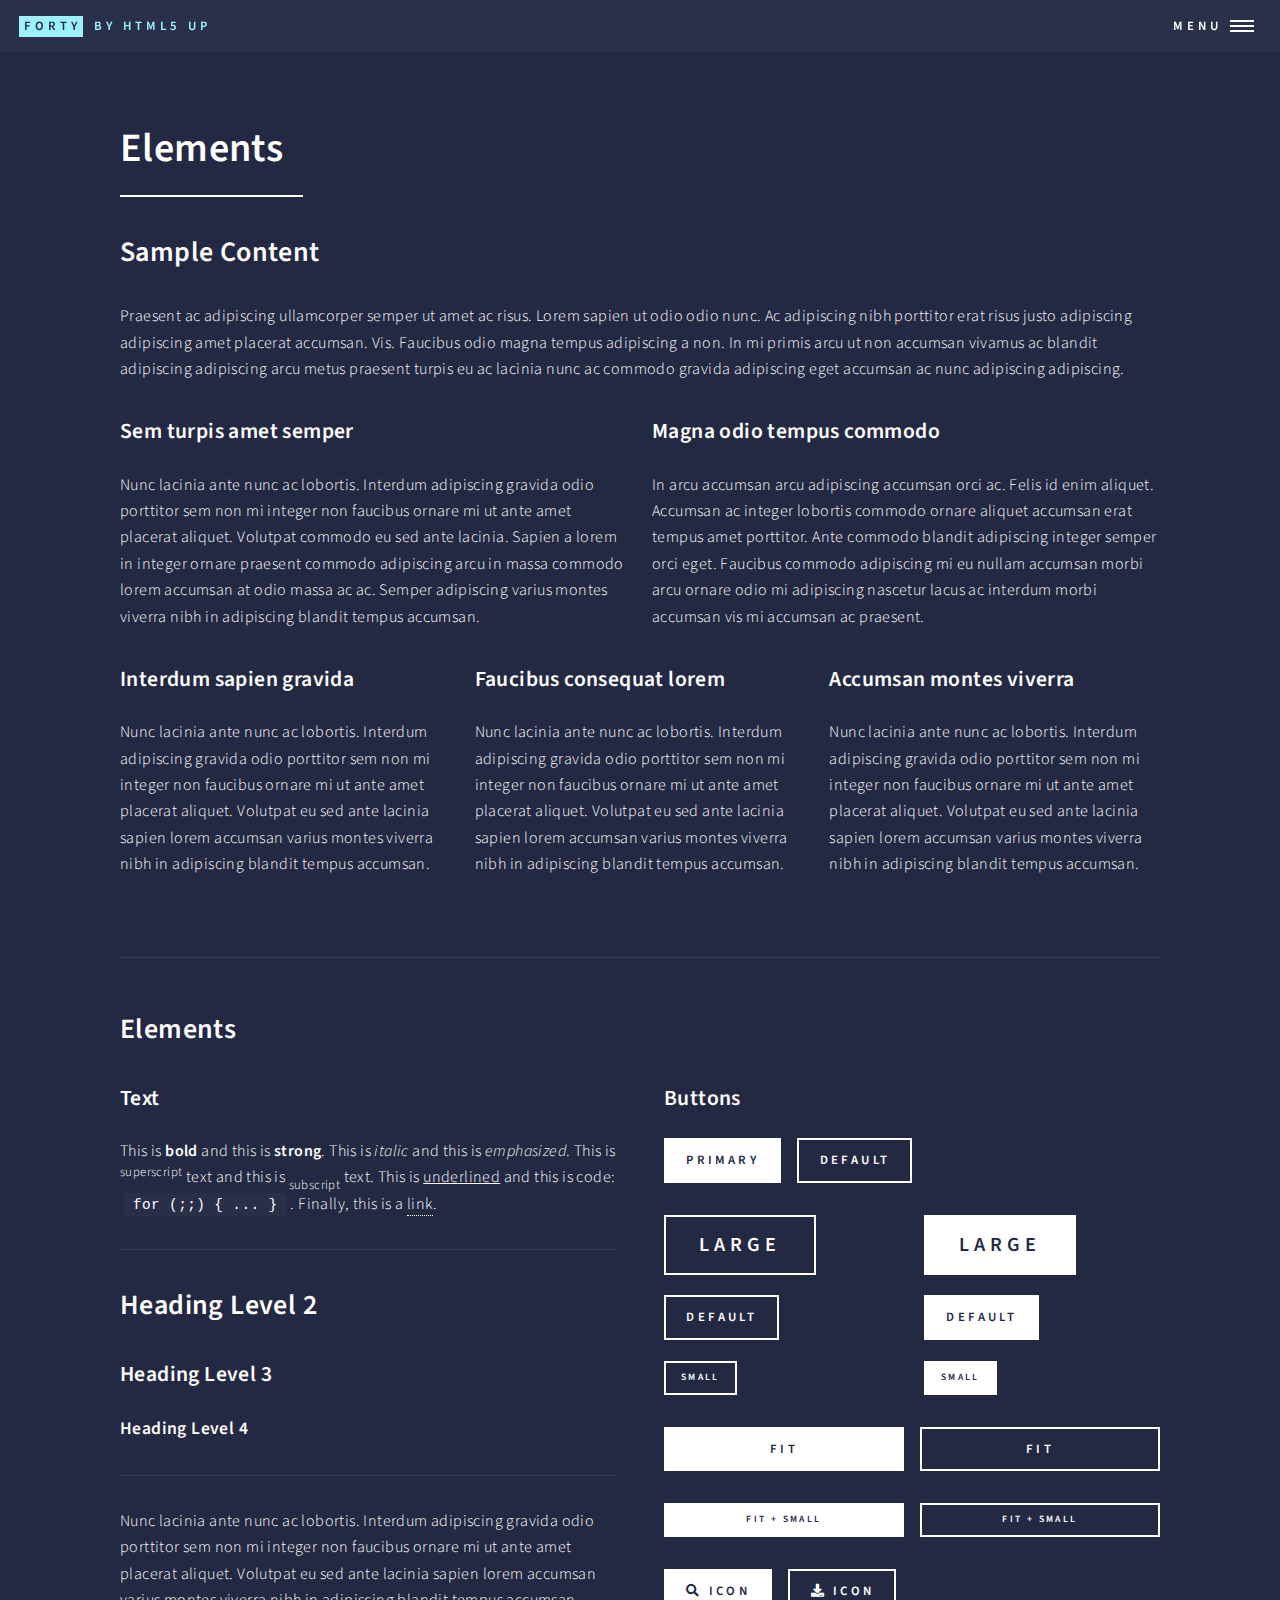
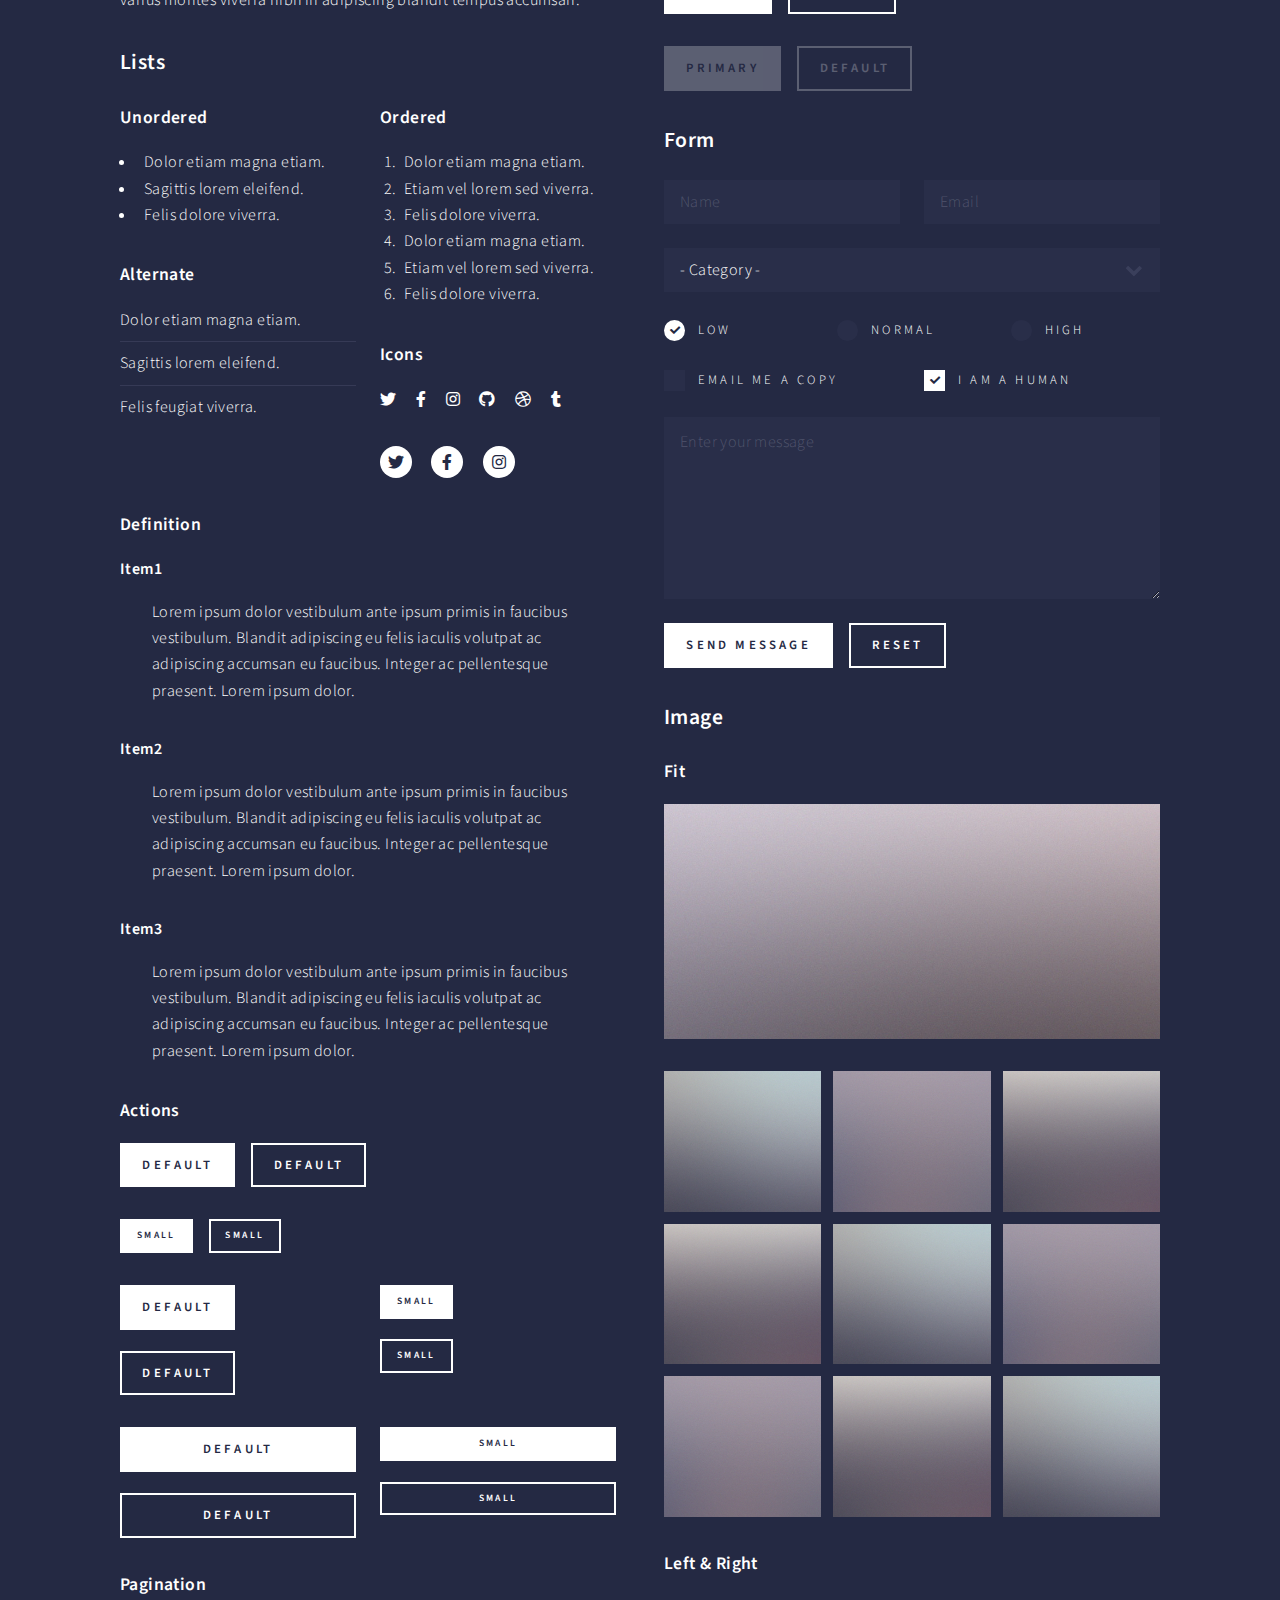
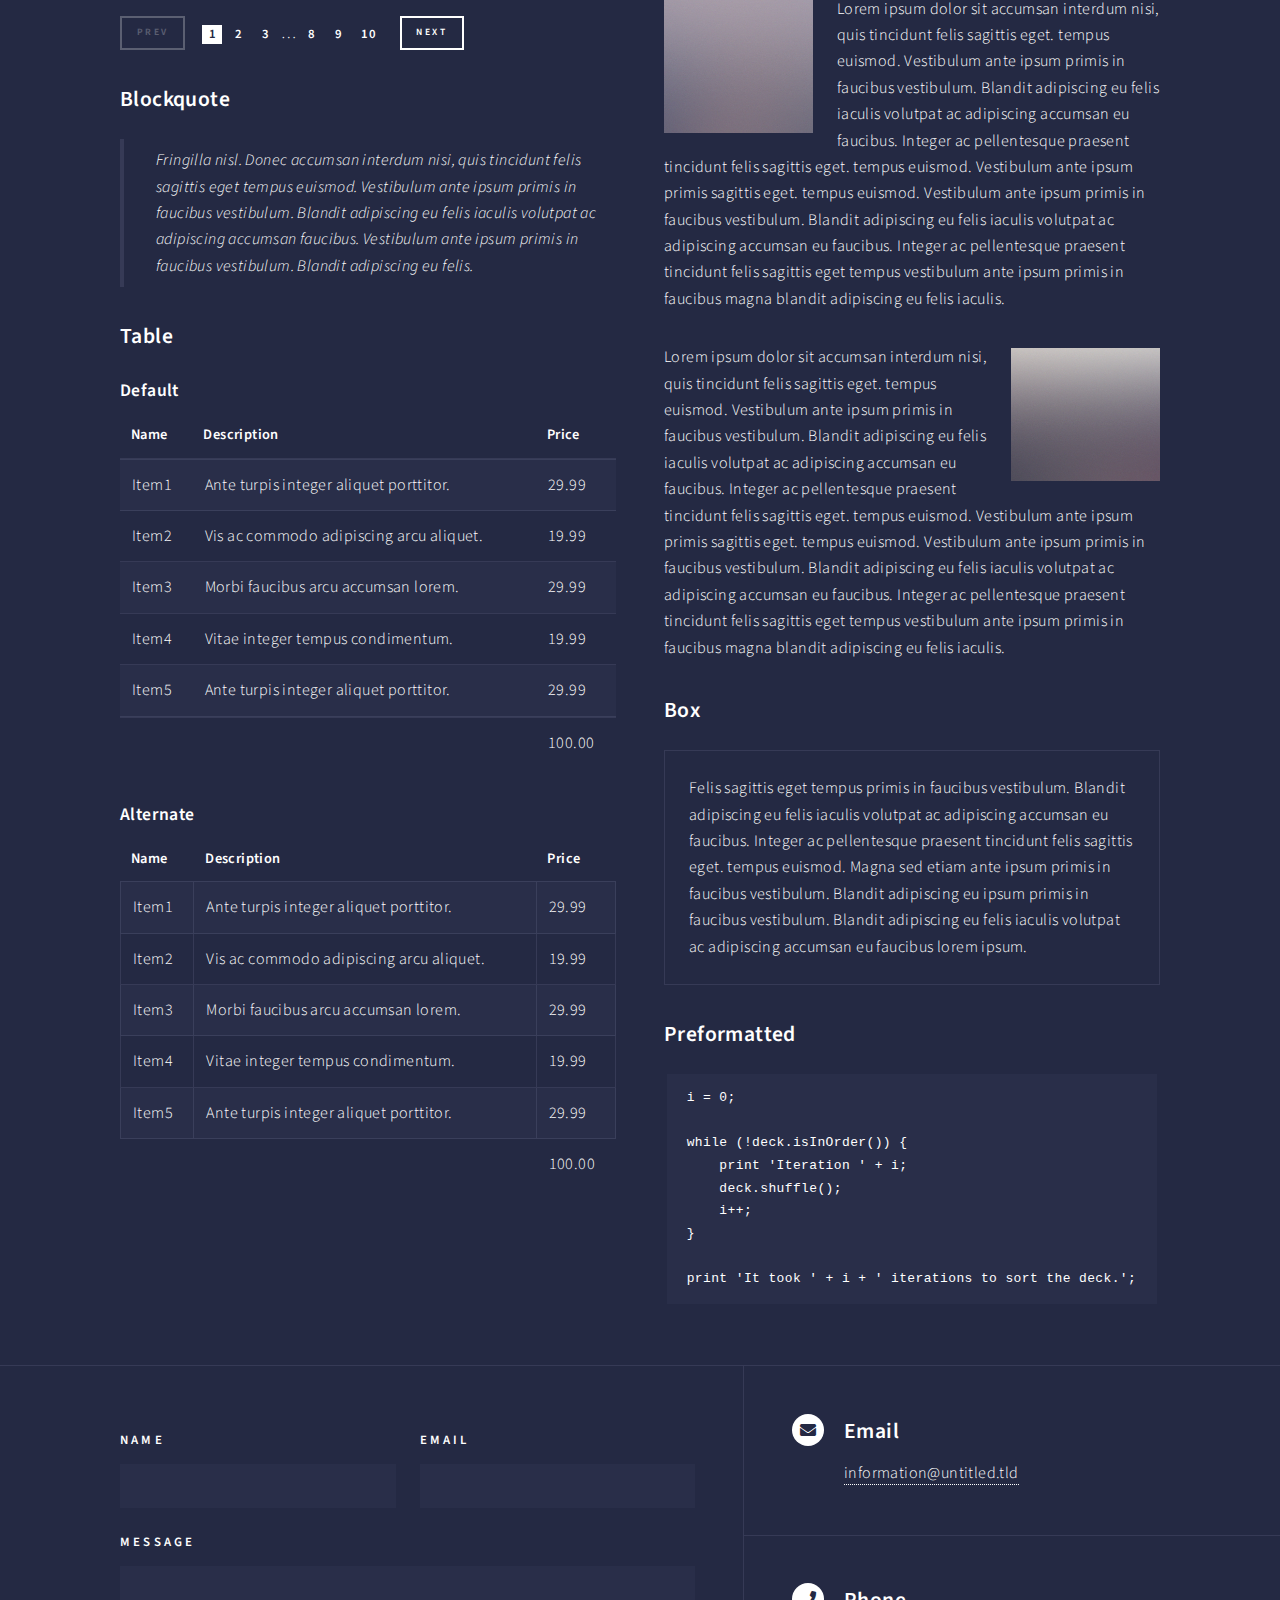
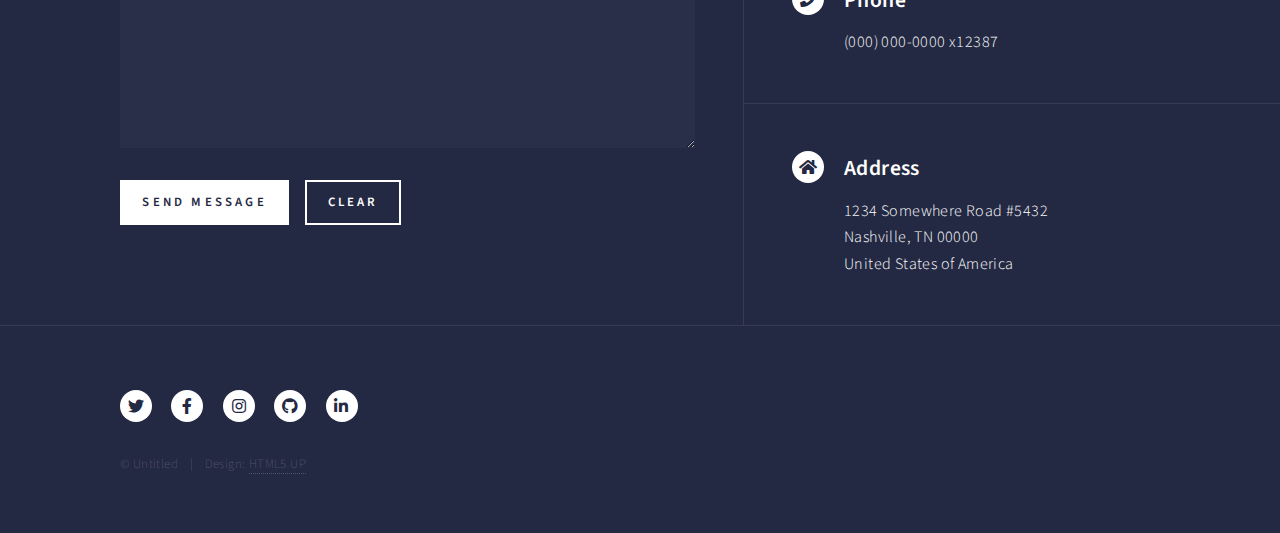
<file: elements.html>
<!DOCTYPE HTML>
<!--
	Forty by HTML5 UP
	html5up.net | @ajlkn
	Free for personal and commercial use under the CCA 3.0 license (html5up.net/license)
-->
<html>
	<head>
		<title>Elements - Forty by HTML5 UP</title>
		<meta charset="utf-8" />
		<meta name="viewport" content="width=device-width, initial-scale=1, user-scalable=no" />
		<link rel="stylesheet" href="assets/css/main.css" />
		<noscript><link rel="stylesheet" href="assets/css/noscript.css" /></noscript>
	</head>
	<body class="is-preload">

		<!-- Wrapper -->
			<div id="wrapper">

				<!-- Header -->
					<header id="header">
						<a href="index.html" class="logo"><strong>Forty</strong> <span>by HTML5 UP</span></a>
						<nav>
							<a href="#menu">Menu</a>
						</nav>
					</header>

				<!-- Menu -->
					<nav id="menu">
						<ul class="links">
							<li><a href="index.html">Home</a></li>
							<li><a href="landing.html">Landing</a></li>
							<li><a href="generic.html">Generic</a></li>
							<li><a href="elements.html">Elements</a></li>
						</ul>
						<ul class="actions stacked">
							<li><a href="#" class="button primary fit">Get Started</a></li>
							<li><a href="#" class="button fit">Log In</a></li>
						</ul>
					</nav>

				<!-- Main -->
					<div id="main" class="alt">

						<!-- One -->
							<section id="one">
								<div class="inner">
									<header class="major">
										<h1>Elements</h1>
									</header>

									<!-- Content -->
										<h2 id="content">Sample Content</h2>
										<p>Praesent ac adipiscing ullamcorper semper ut amet ac risus. Lorem sapien ut odio odio nunc. Ac adipiscing nibh porttitor erat risus justo adipiscing adipiscing amet placerat accumsan. Vis. Faucibus odio magna tempus adipiscing a non. In mi primis arcu ut non accumsan vivamus ac blandit adipiscing adipiscing arcu metus praesent turpis eu ac lacinia nunc ac commodo gravida adipiscing eget accumsan ac nunc adipiscing adipiscing.</p>
										<div class="row">
											<div class="col-6 col-12-small">
												<h3>Sem turpis amet semper</h3>
												<p>Nunc lacinia ante nunc ac lobortis. Interdum adipiscing gravida odio porttitor sem non mi integer non faucibus ornare mi ut ante amet placerat aliquet. Volutpat commodo eu sed ante lacinia. Sapien a lorem in integer ornare praesent commodo adipiscing arcu in massa commodo lorem accumsan at odio massa ac ac. Semper adipiscing varius montes viverra nibh in adipiscing blandit tempus accumsan.</p>
											</div>
											<div class="col-6 col-12-small">
												<h3>Magna odio tempus commodo</h3>
												<p>In arcu accumsan arcu adipiscing accumsan orci ac. Felis id enim aliquet. Accumsan ac integer lobortis commodo ornare aliquet accumsan erat tempus amet porttitor. Ante commodo blandit adipiscing integer semper orci eget. Faucibus commodo adipiscing mi eu nullam accumsan morbi arcu ornare odio mi adipiscing nascetur lacus ac interdum morbi accumsan vis mi accumsan ac praesent.</p>
											</div>
											<!-- Break -->
											<div class="col-4 col-12-medium">
												<h3>Interdum sapien gravida</h3>
												<p>Nunc lacinia ante nunc ac lobortis. Interdum adipiscing gravida odio porttitor sem non mi integer non faucibus ornare mi ut ante amet placerat aliquet. Volutpat eu sed ante lacinia sapien lorem accumsan varius montes viverra nibh in adipiscing blandit tempus accumsan.</p>
											</div>
											<div class="col-4 col-12-medium">
												<h3>Faucibus consequat lorem</h3>
												<p>Nunc lacinia ante nunc ac lobortis. Interdum adipiscing gravida odio porttitor sem non mi integer non faucibus ornare mi ut ante amet placerat aliquet. Volutpat eu sed ante lacinia sapien lorem accumsan varius montes viverra nibh in adipiscing blandit tempus accumsan.</p>
											</div>
											<div class="col-4 col-12-medium">
												<h3>Accumsan montes viverra</h3>
												<p>Nunc lacinia ante nunc ac lobortis. Interdum adipiscing gravida odio porttitor sem non mi integer non faucibus ornare mi ut ante amet placerat aliquet. Volutpat eu sed ante lacinia sapien lorem accumsan varius montes viverra nibh in adipiscing blandit tempus accumsan.</p>
											</div>
										</div>

									<hr class="major" />

									<!-- Elements -->
										<h2 id="elements">Elements</h2>
										<div class="row gtr-200">
											<div class="col-6 col-12-medium">

												<!-- Text stuff -->
													<h3>Text</h3>
													<p>This is <b>bold</b> and this is <strong>strong</strong>. This is <i>italic</i> and this is <em>emphasized</em>.
													This is <sup>superscript</sup> text and this is <sub>subscript</sub> text.
													This is <u>underlined</u> and this is code: <code>for (;;) { ... }</code>.
													Finally, this is a <a href="#">link</a>.</p>
													<hr />
													<h2>Heading Level 2</h2>
													<h3>Heading Level 3</h3>
													<h4>Heading Level 4</h4>
													<hr />
													<p>Nunc lacinia ante nunc ac lobortis. Interdum adipiscing gravida odio porttitor sem non mi integer non faucibus ornare mi ut ante amet placerat aliquet. Volutpat eu sed ante lacinia sapien lorem accumsan varius montes viverra nibh in adipiscing blandit tempus accumsan.</p>

												<!-- Lists -->
													<h3>Lists</h3>
													<div class="row">
														<div class="col-6 col-12-small">

															<h4>Unordered</h4>
															<ul>
																<li>Dolor etiam magna etiam.</li>
																<li>Sagittis lorem eleifend.</li>
																<li>Felis dolore viverra.</li>
															</ul>

															<h4>Alternate</h4>
															<ul class="alt">
																<li>Dolor etiam magna etiam.</li>
																<li>Sagittis lorem eleifend.</li>
																<li>Felis feugiat viverra.</li>
															</ul>

														</div>
														<div class="col-6 col-12-small">

															<h4>Ordered</h4>
															<ol>
																<li>Dolor etiam magna etiam.</li>
																<li>Etiam vel lorem sed viverra.</li>
																<li>Felis dolore viverra.</li>
																<li>Dolor etiam magna etiam.</li>
																<li>Etiam vel lorem sed viverra.</li>
																<li>Felis dolore viverra.</li>
															</ol>

															<h4>Icons</h4>
															<ul class="icons">
																<li><a href="#" class="icon brands fa-twitter"><span class="label">Twitter</span></a></li>
																<li><a href="#" class="icon brands fa-facebook-f"><span class="label">Facebook</span></a></li>
																<li><a href="#" class="icon brands fa-instagram"><span class="label">Instagram</span></a></li>
																<li><a href="#" class="icon brands fa-github"><span class="label">Github</span></a></li>
																<li><a href="#" class="icon brands fa-dribbble"><span class="label">Dribbble</span></a></li>
																<li><a href="#" class="icon brands fa-tumblr"><span class="label">Tumblr</span></a></li>
															</ul>
															<ul class="icons">
																<li><a href="#" class="icon brands alt fa-twitter"><span class="label">Twitter</span></a></li>
																<li><a href="#" class="icon brands alt fa-facebook-f"><span class="label">Facebook</span></a></li>
																<li><a href="#" class="icon brands alt fa-instagram"><span class="label">Instagram</span></a></li>
															</ul>

														</div>
													</div>
													<h4>Definition</h4>
													<dl>
														<dt>Item1</dt>
														<dd>
															<p>Lorem ipsum dolor vestibulum ante ipsum primis in faucibus vestibulum. Blandit adipiscing eu felis iaculis volutpat ac adipiscing accumsan eu faucibus. Integer ac pellentesque praesent. Lorem ipsum dolor.</p>
														</dd>
														<dt>Item2</dt>
														<dd>
															<p>Lorem ipsum dolor vestibulum ante ipsum primis in faucibus vestibulum. Blandit adipiscing eu felis iaculis volutpat ac adipiscing accumsan eu faucibus. Integer ac pellentesque praesent. Lorem ipsum dolor.</p>
														</dd>
														<dt>Item3</dt>
														<dd>
															<p>Lorem ipsum dolor vestibulum ante ipsum primis in faucibus vestibulum. Blandit adipiscing eu felis iaculis volutpat ac adipiscing accumsan eu faucibus. Integer ac pellentesque praesent. Lorem ipsum dolor.</p>
														</dd>
													</dl>

													<h4>Actions</h4>
													<ul class="actions">
														<li><a href="#" class="button primary">Default</a></li>
														<li><a href="#" class="button">Default</a></li>
													</ul>
													<ul class="actions small">
														<li><a href="#" class="button primary small">Small</a></li>
														<li><a href="#" class="button small">Small</a></li>
													</ul>
													<div class="row">
														<div class="col-6 col-12-small">
															<ul class="actions stacked">
																<li><a href="#" class="button primary">Default</a></li>
																<li><a href="#" class="button">Default</a></li>
															</ul>
														</div>
														<div class="col-6 col-12-small">
															<ul class="actions stacked">
																<li><a href="#" class="button primary small">Small</a></li>
																<li><a href="#" class="button small">Small</a></li>
															</ul>
														</div>
														<div class="col-6 col-12-small">
															<ul class="actions stacked">
																<li><a href="#" class="button primary fit">Default</a></li>
																<li><a href="#" class="button fit">Default</a></li>
															</ul>
														</div>
														<div class="col-6 col-12-small">
															<ul class="actions stacked">
																<li><a href="#" class="button primary small fit">Small</a></li>
																<li><a href="#" class="button small fit">Small</a></li>
															</ul>
														</div>
													</div>

													<h4>Pagination</h4>
													<ul class="pagination">
														<li><span class="button small disabled">Prev</span></li>
														<li><a href="#" class="page active">1</a></li>
														<li><a href="#" class="page">2</a></li>
														<li><a href="#" class="page">3</a></li>
														<li><span>&hellip;</span></li>
														<li><a href="#" class="page">8</a></li>
														<li><a href="#" class="page">9</a></li>
														<li><a href="#" class="page">10</a></li>
														<li><a href="#" class="button small">Next</a></li>
													</ul>

												<!-- Blockquote -->
													<h3>Blockquote</h3>
													<blockquote>Fringilla nisl. Donec accumsan interdum nisi, quis tincidunt felis sagittis eget tempus euismod. Vestibulum ante ipsum primis in faucibus vestibulum. Blandit adipiscing eu felis iaculis volutpat ac adipiscing accumsan faucibus. Vestibulum ante ipsum primis in faucibus vestibulum. Blandit adipiscing eu felis.</blockquote>

												<!-- Table -->
													<h3>Table</h3>

													<h4>Default</h4>
													<div class="table-wrapper">
														<table>
															<thead>
																<tr>
																	<th>Name</th>
																	<th>Description</th>
																	<th>Price</th>
																</tr>
															</thead>
															<tbody>
																<tr>
																	<td>Item1</td>
																	<td>Ante turpis integer aliquet porttitor.</td>
																	<td>29.99</td>
																</tr>
																<tr>
																	<td>Item2</td>
																	<td>Vis ac commodo adipiscing arcu aliquet.</td>
																	<td>19.99</td>
																</tr>
																<tr>
																	<td>Item3</td>
																	<td> Morbi faucibus arcu accumsan lorem.</td>
																	<td>29.99</td>
																</tr>
																<tr>
																	<td>Item4</td>
																	<td>Vitae integer tempus condimentum.</td>
																	<td>19.99</td>
																</tr>
																<tr>
																	<td>Item5</td>
																	<td>Ante turpis integer aliquet porttitor.</td>
																	<td>29.99</td>
																</tr>
															</tbody>
															<tfoot>
																<tr>
																	<td colspan="2"></td>
																	<td>100.00</td>
																</tr>
															</tfoot>
														</table>
													</div>

													<h4>Alternate</h4>
													<div class="table-wrapper">
														<table class="alt">
															<thead>
																<tr>
																	<th>Name</th>
																	<th>Description</th>
																	<th>Price</th>
																</tr>
															</thead>
															<tbody>
																<tr>
																	<td>Item1</td>
																	<td>Ante turpis integer aliquet porttitor.</td>
																	<td>29.99</td>
																</tr>
																<tr>
																	<td>Item2</td>
																	<td>Vis ac commodo adipiscing arcu aliquet.</td>
																	<td>19.99</td>
																</tr>
																<tr>
																	<td>Item3</td>
																	<td> Morbi faucibus arcu accumsan lorem.</td>
																	<td>29.99</td>
																</tr>
																<tr>
																	<td>Item4</td>
																	<td>Vitae integer tempus condimentum.</td>
																	<td>19.99</td>
																</tr>
																<tr>
																	<td>Item5</td>
																	<td>Ante turpis integer aliquet porttitor.</td>
																	<td>29.99</td>
																</tr>
															</tbody>
															<tfoot>
																<tr>
																	<td colspan="2"></td>
																	<td>100.00</td>
																</tr>
															</tfoot>
														</table>
													</div>

											</div>
											<div class="col-6 col-12-medium">

												<!-- Buttons -->
													<h3>Buttons</h3>
													<ul class="actions">
														<li><a href="#" class="button primary">Primary</a></li>
														<li><a href="#" class="button">Default</a></li>
													</ul>
													<div class="row">
														<div class="col-6 col-12-xsmall">
															<ul class="actions stacked">
																<li><a href="#" class="button large">Large</a></li>
																<li><a href="#" class="button">Default</a></li>
																<li><a href="#" class="button small">Small</a></li>
															</ul>
														</div>
														<div class="col-6 col-12-xsmall">
															<ul class="actions stacked">
																<li><a href="#" class="button primary large">Large</a></li>
																<li><a href="#" class="button primary">Default</a></li>
																<li><a href="#" class="button primary small">Small</a></li>
															</ul>
														</div>
													</div>
													<ul class="actions fit">
														<li><a href="#" class="button primary fit">Fit</a></li>
														<li><a href="#" class="button fit">Fit</a></li>
													</ul>
													<ul class="actions fit small">
														<li><a href="#" class="button primary fit small">Fit + Small</a></li>
														<li><a href="#" class="button fit small">Fit + Small</a></li>
													</ul>
													<ul class="actions">
														<li><a href="#" class="button primary icon solid fa-search">Icon</a></li>
														<li><a href="#" class="button icon solid fa-download">Icon</a></li>
													</ul>
													<ul class="actions">
														<li><span class="button primary disabled">Primary</span></li>
														<li><span class="button disabled">Default</span></li>
													</ul>

												<!-- Form -->
													<h3>Form</h3>

													<form method="post" action="#">
														<div class="row gtr-uniform">
															<div class="col-6 col-12-xsmall">
																<input type="text" name="demo-name" id="demo-name" value="" placeholder="Name" />
															</div>
															<div class="col-6 col-12-xsmall">
																<input type="email" name="demo-email" id="demo-email" value="" placeholder="Email" />
															</div>
															<!-- Break -->
															<div class="col-12">
																<select name="demo-category" id="demo-category">
																	<option value="">- Category -</option>
																	<option value="1">Manufacturing</option>
																	<option value="1">Shipping</option>
																	<option value="1">Administration</option>
																	<option value="1">Human Resources</option>
																</select>
															</div>
															<!-- Break -->
															<div class="col-4 col-12-small">
																<input type="radio" id="demo-priority-low" name="demo-priority" checked>
																<label for="demo-priority-low">Low</label>
															</div>
															<div class="col-4 col-12-small">
																<input type="radio" id="demo-priority-normal" name="demo-priority">
																<label for="demo-priority-normal">Normal</label>
															</div>
															<div class="col-4 col-12-small">
																<input type="radio" id="demo-priority-high" name="demo-priority">
																<label for="demo-priority-high">High</label>
															</div>
															<!-- Break -->
															<div class="col-6 col-12-small">
																<input type="checkbox" id="demo-copy" name="demo-copy">
																<label for="demo-copy">Email me a copy</label>
															</div>
															<div class="col-6 col-12-small">
																<input type="checkbox" id="demo-human" name="demo-human" checked>
																<label for="demo-human">I am a human</label>
															</div>
															<!-- Break -->
															<div class="col-12">
																<textarea name="demo-message" id="demo-message" placeholder="Enter your message" rows="6"></textarea>
															</div>
															<!-- Break -->
															<div class="col-12">
																<ul class="actions">
																	<li><input type="submit" value="Send Message" class="primary" /></li>
																	<li><input type="reset" value="Reset" /></li>
																</ul>
															</div>
														</div>
													</form>

												<!-- Image -->
													<h3>Image</h3>

													<h4>Fit</h4>
													<span class="image fit"><img src="images/pic03.jpg" alt="" /></span>
													<div class="box alt">
														<div class="row gtr-50 gtr-uniform">
															<div class="col-4"><span class="image fit"><img src="images/pic08.jpg" alt="" /></span></div>
															<div class="col-4"><span class="image fit"><img src="images/pic09.jpg" alt="" /></span></div>
															<div class="col-4"><span class="image fit"><img src="images/pic10.jpg" alt="" /></span></div>
															<!-- Break -->
															<div class="col-4"><span class="image fit"><img src="images/pic10.jpg" alt="" /></span></div>
															<div class="col-4"><span class="image fit"><img src="images/pic08.jpg" alt="" /></span></div>
															<div class="col-4"><span class="image fit"><img src="images/pic09.jpg" alt="" /></span></div>
															<!-- Break -->
															<div class="col-4"><span class="image fit"><img src="images/pic09.jpg" alt="" /></span></div>
															<div class="col-4"><span class="image fit"><img src="images/pic10.jpg" alt="" /></span></div>
															<div class="col-4"><span class="image fit"><img src="images/pic08.jpg" alt="" /></span></div>
														</div>
													</div>

													<h4>Left &amp; Right</h4>
													<p><span class="image left"><img src="images/pic09.jpg" alt="" /></span>Lorem ipsum dolor sit accumsan interdum nisi, quis tincidunt felis sagittis eget. tempus euismod. Vestibulum ante ipsum primis in faucibus vestibulum. Blandit adipiscing eu felis iaculis volutpat ac adipiscing accumsan eu faucibus. Integer ac pellentesque praesent tincidunt felis sagittis eget. tempus euismod. Vestibulum ante ipsum primis sagittis eget. tempus euismod. Vestibulum ante ipsum primis in faucibus vestibulum. Blandit adipiscing eu felis iaculis volutpat ac adipiscing accumsan eu faucibus. Integer ac pellentesque praesent tincidunt felis sagittis eget tempus vestibulum ante ipsum primis in faucibus magna blandit adipiscing eu felis iaculis.</p>
													<p><span class="image right"><img src="images/pic10.jpg" alt="" /></span>Lorem ipsum dolor sit accumsan interdum nisi, quis tincidunt felis sagittis eget. tempus euismod. Vestibulum ante ipsum primis in faucibus vestibulum. Blandit adipiscing eu felis iaculis volutpat ac adipiscing accumsan eu faucibus. Integer ac pellentesque praesent tincidunt felis sagittis eget. tempus euismod. Vestibulum ante ipsum primis sagittis eget. tempus euismod. Vestibulum ante ipsum primis in faucibus vestibulum. Blandit adipiscing eu felis iaculis volutpat ac adipiscing accumsan eu faucibus. Integer ac pellentesque praesent tincidunt felis sagittis eget tempus vestibulum ante ipsum primis in faucibus magna blandit adipiscing eu felis iaculis.</p>

												<!-- Box -->
													<h3>Box</h3>
													<div class="box">
														<p>Felis sagittis eget tempus primis in faucibus vestibulum. Blandit adipiscing eu felis iaculis volutpat ac adipiscing accumsan eu faucibus. Integer ac pellentesque praesent tincidunt felis sagittis eget. tempus euismod. Magna sed etiam ante ipsum primis in faucibus vestibulum. Blandit adipiscing eu ipsum primis in faucibus vestibulum. Blandit adipiscing eu felis iaculis volutpat ac adipiscing accumsan eu faucibus lorem ipsum.</p>
													</div>

												<!-- Preformatted Code -->
													<h3>Preformatted</h3>
													<pre><code>i = 0;

while (!deck.isInOrder()) {
    print 'Iteration ' + i;
    deck.shuffle();
    i++;
}

print 'It took ' + i + ' iterations to sort the deck.';
</code></pre>

											</div>
										</div>

								</div>
							</section>

					</div>

				<!-- Contact -->
					<section id="contact">
						<div class="inner">
							<section>
								<form method="post" action="#">
									<div class="fields">
										<div class="field half">
											<label for="name">Name</label>
											<input type="text" name="name" id="name" />
										</div>
										<div class="field half">
											<label for="email">Email</label>
											<input type="text" name="email" id="email" />
										</div>
										<div class="field">
											<label for="message">Message</label>
											<textarea name="message" id="message" rows="6"></textarea>
										</div>
									</div>
									<ul class="actions">
										<li><input type="submit" value="Send Message" class="primary" /></li>
										<li><input type="reset" value="Clear" /></li>
									</ul>
								</form>
							</section>
							<section class="split">
								<section>
									<div class="contact-method">
										<span class="icon solid alt fa-envelope"></span>
										<h3>Email</h3>
										<a href="#">information@untitled.tld</a>
									</div>
								</section>
								<section>
									<div class="contact-method">
										<span class="icon solid alt fa-phone"></span>
										<h3>Phone</h3>
										<span>(000) 000-0000 x12387</span>
									</div>
								</section>
								<section>
									<div class="contact-method">
										<span class="icon solid alt fa-home"></span>
										<h3>Address</h3>
										<span>1234 Somewhere Road #5432<br />
										Nashville, TN 00000<br />
										United States of America</span>
									</div>
								</section>
							</section>
						</div>
					</section>

				<!-- Footer -->
					<footer id="footer">
						<div class="inner">
							<ul class="icons">
								<li><a href="#" class="icon brands alt fa-twitter"><span class="label">Twitter</span></a></li>
								<li><a href="#" class="icon brands alt fa-facebook-f"><span class="label">Facebook</span></a></li>
								<li><a href="#" class="icon brands alt fa-instagram"><span class="label">Instagram</span></a></li>
								<li><a href="#" class="icon brands alt fa-github"><span class="label">GitHub</span></a></li>
								<li><a href="#" class="icon brands alt fa-linkedin-in"><span class="label">LinkedIn</span></a></li>
							</ul>
							<ul class="copyright">
								<li>&copy; Untitled</li><li>Design: <a href="https://html5up.net">HTML5 UP</a></li>
							</ul>
						</div>
					</footer>

			</div>

		<!-- Scripts -->
			<script src="assets/js/jquery.min.js"></script>
			<script src="assets/js/jquery.scrolly.min.js"></script>
			<script src="assets/js/jquery.scrollex.min.js"></script>
			<script src="assets/js/browser.min.js"></script>
			<script src="assets/js/breakpoints.min.js"></script>
			<script src="assets/js/util.js"></script>
			<script src="assets/js/main.js"></script>

	</body>
</html>
</file>
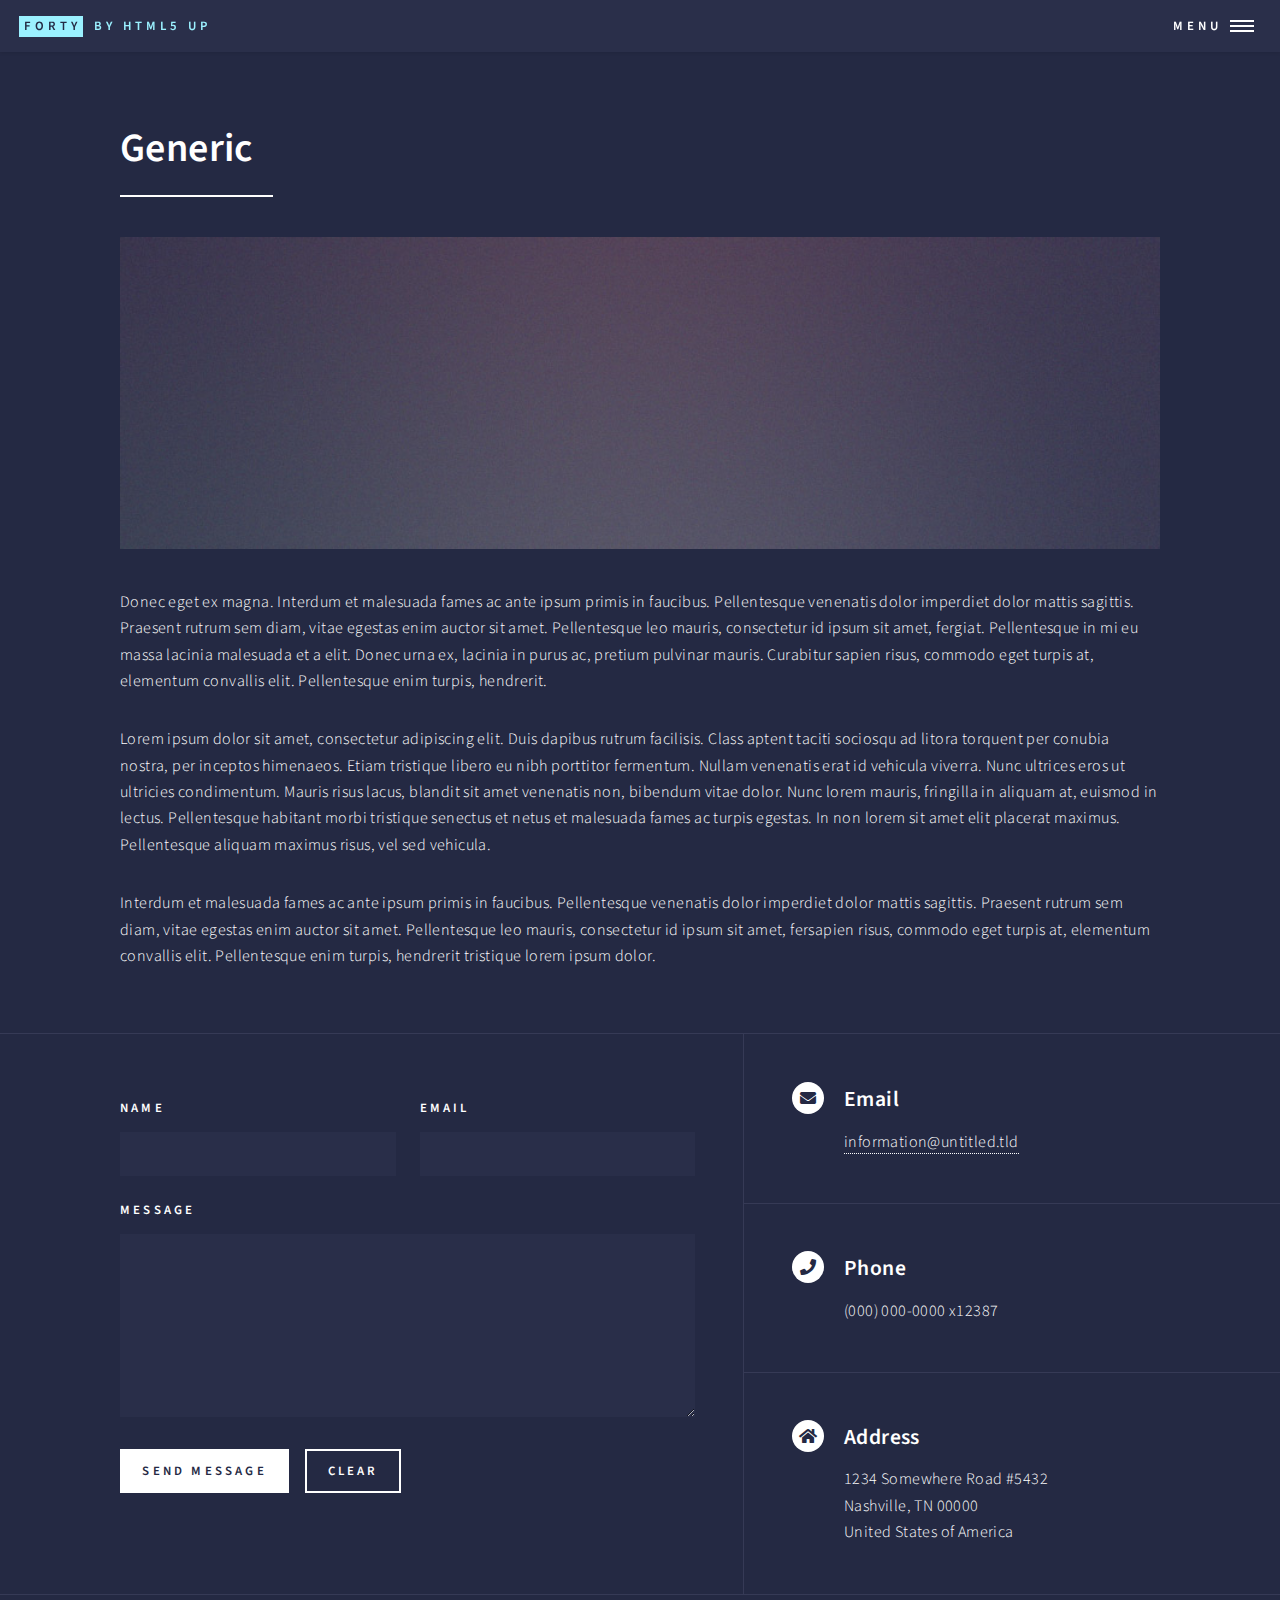
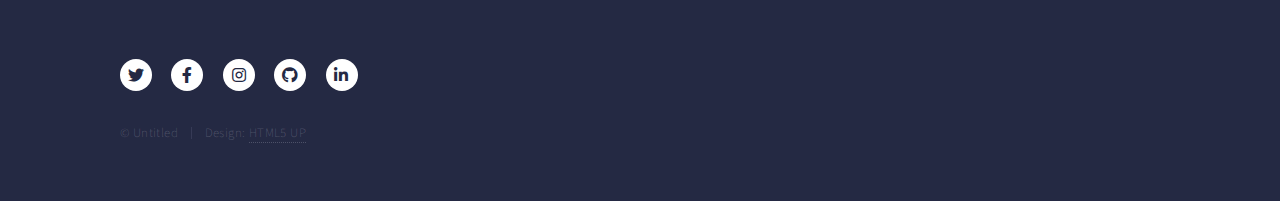
<file: generic.html>
<!DOCTYPE HTML>
<!--
	Forty by HTML5 UP
	html5up.net | @ajlkn
	Free for personal and commercial use under the CCA 3.0 license (html5up.net/license)
-->
<html>
	<head>
		<title>Generic - Forty by HTML5 UP</title>
		<meta charset="utf-8" />
		<meta name="viewport" content="width=device-width, initial-scale=1, user-scalable=no" />
		<link rel="stylesheet" href="assets/css/main.css" />
		<noscript><link rel="stylesheet" href="assets/css/noscript.css" /></noscript>
	</head>
	<body class="is-preload">

		<!-- Wrapper -->
			<div id="wrapper">

				<!-- Header -->
					<header id="header">
						<a href="index.html" class="logo"><strong>Forty</strong> <span>by HTML5 UP</span></a>
						<nav>
							<a href="#menu">Menu</a>
						</nav>
					</header>

				<!-- Menu -->
					<nav id="menu">
						<ul class="links">
							<li><a href="index.html">Home</a></li>
							<li><a href="landing.html">Landing</a></li>
							<li><a href="generic.html">Generic</a></li>
							<li><a href="elements.html">Elements</a></li>
						</ul>
						<ul class="actions stacked">
							<li><a href="#" class="button primary fit">Get Started</a></li>
							<li><a href="#" class="button fit">Log In</a></li>
						</ul>
					</nav>

				<!-- Main -->
					<div id="main" class="alt">

						<!-- One -->
							<section id="one">
								<div class="inner">
									<header class="major">
										<h1>Generic</h1>
									</header>
									<span class="image main"><img src="images/pic11.jpg" alt="" /></span>
									<p>Donec eget ex magna. Interdum et malesuada fames ac ante ipsum primis in faucibus. Pellentesque venenatis dolor imperdiet dolor mattis sagittis. Praesent rutrum sem diam, vitae egestas enim auctor sit amet. Pellentesque leo mauris, consectetur id ipsum sit amet, fergiat. Pellentesque in mi eu massa lacinia malesuada et a elit. Donec urna ex, lacinia in purus ac, pretium pulvinar mauris. Curabitur sapien risus, commodo eget turpis at, elementum convallis elit. Pellentesque enim turpis, hendrerit.</p>
									<p>Lorem ipsum dolor sit amet, consectetur adipiscing elit. Duis dapibus rutrum facilisis. Class aptent taciti sociosqu ad litora torquent per conubia nostra, per inceptos himenaeos. Etiam tristique libero eu nibh porttitor fermentum. Nullam venenatis erat id vehicula viverra. Nunc ultrices eros ut ultricies condimentum. Mauris risus lacus, blandit sit amet venenatis non, bibendum vitae dolor. Nunc lorem mauris, fringilla in aliquam at, euismod in lectus. Pellentesque habitant morbi tristique senectus et netus et malesuada fames ac turpis egestas. In non lorem sit amet elit placerat maximus. Pellentesque aliquam maximus risus, vel sed vehicula.</p>
									<p>Interdum et malesuada fames ac ante ipsum primis in faucibus. Pellentesque venenatis dolor imperdiet dolor mattis sagittis. Praesent rutrum sem diam, vitae egestas enim auctor sit amet. Pellentesque leo mauris, consectetur id ipsum sit amet, fersapien risus, commodo eget turpis at, elementum convallis elit. Pellentesque enim turpis, hendrerit tristique lorem ipsum dolor.</p>
								</div>
							</section>

					</div>

				<!-- Contact -->
					<section id="contact">
						<div class="inner">
							<section>
								<form method="post" action="#">
									<div class="fields">
										<div class="field half">
											<label for="name">Name</label>
											<input type="text" name="name" id="name" />
										</div>
										<div class="field half">
											<label for="email">Email</label>
											<input type="text" name="email" id="email" />
										</div>
										<div class="field">
											<label for="message">Message</label>
											<textarea name="message" id="message" rows="6"></textarea>
										</div>
									</div>
									<ul class="actions">
										<li><input type="submit" value="Send Message" class="primary" /></li>
										<li><input type="reset" value="Clear" /></li>
									</ul>
								</form>
							</section>
							<section class="split">
								<section>
									<div class="contact-method">
										<span class="icon solid alt fa-envelope"></span>
										<h3>Email</h3>
										<a href="#">information@untitled.tld</a>
									</div>
								</section>
								<section>
									<div class="contact-method">
										<span class="icon solid alt fa-phone"></span>
										<h3>Phone</h3>
										<span>(000) 000-0000 x12387</span>
									</div>
								</section>
								<section>
									<div class="contact-method">
										<span class="icon solid alt fa-home"></span>
										<h3>Address</h3>
										<span>1234 Somewhere Road #5432<br />
										Nashville, TN 00000<br />
										United States of America</span>
									</div>
								</section>
							</section>
						</div>
					</section>

				<!-- Footer -->
					<footer id="footer">
						<div class="inner">
							<ul class="icons">
								<li><a href="#" class="icon brands alt fa-twitter"><span class="label">Twitter</span></a></li>
								<li><a href="#" class="icon brands alt fa-facebook-f"><span class="label">Facebook</span></a></li>
								<li><a href="#" class="icon brands alt fa-instagram"><span class="label">Instagram</span></a></li>
								<li><a href="#" class="icon brands alt fa-github"><span class="label">GitHub</span></a></li>
								<li><a href="#" class="icon brands alt fa-linkedin-in"><span class="label">LinkedIn</span></a></li>
							</ul>
							<ul class="copyright">
								<li>&copy; Untitled</li><li>Design: <a href="https://html5up.net">HTML5 UP</a></li>
							</ul>
						</div>
					</footer>

			</div>

		<!-- Scripts -->
			<script src="assets/js/jquery.min.js"></script>
			<script src="assets/js/jquery.scrolly.min.js"></script>
			<script src="assets/js/jquery.scrollex.min.js"></script>
			<script src="assets/js/browser.min.js"></script>
			<script src="assets/js/breakpoints.min.js"></script>
			<script src="assets/js/util.js"></script>
			<script src="assets/js/main.js"></script>

	</body>
</html>
</file>
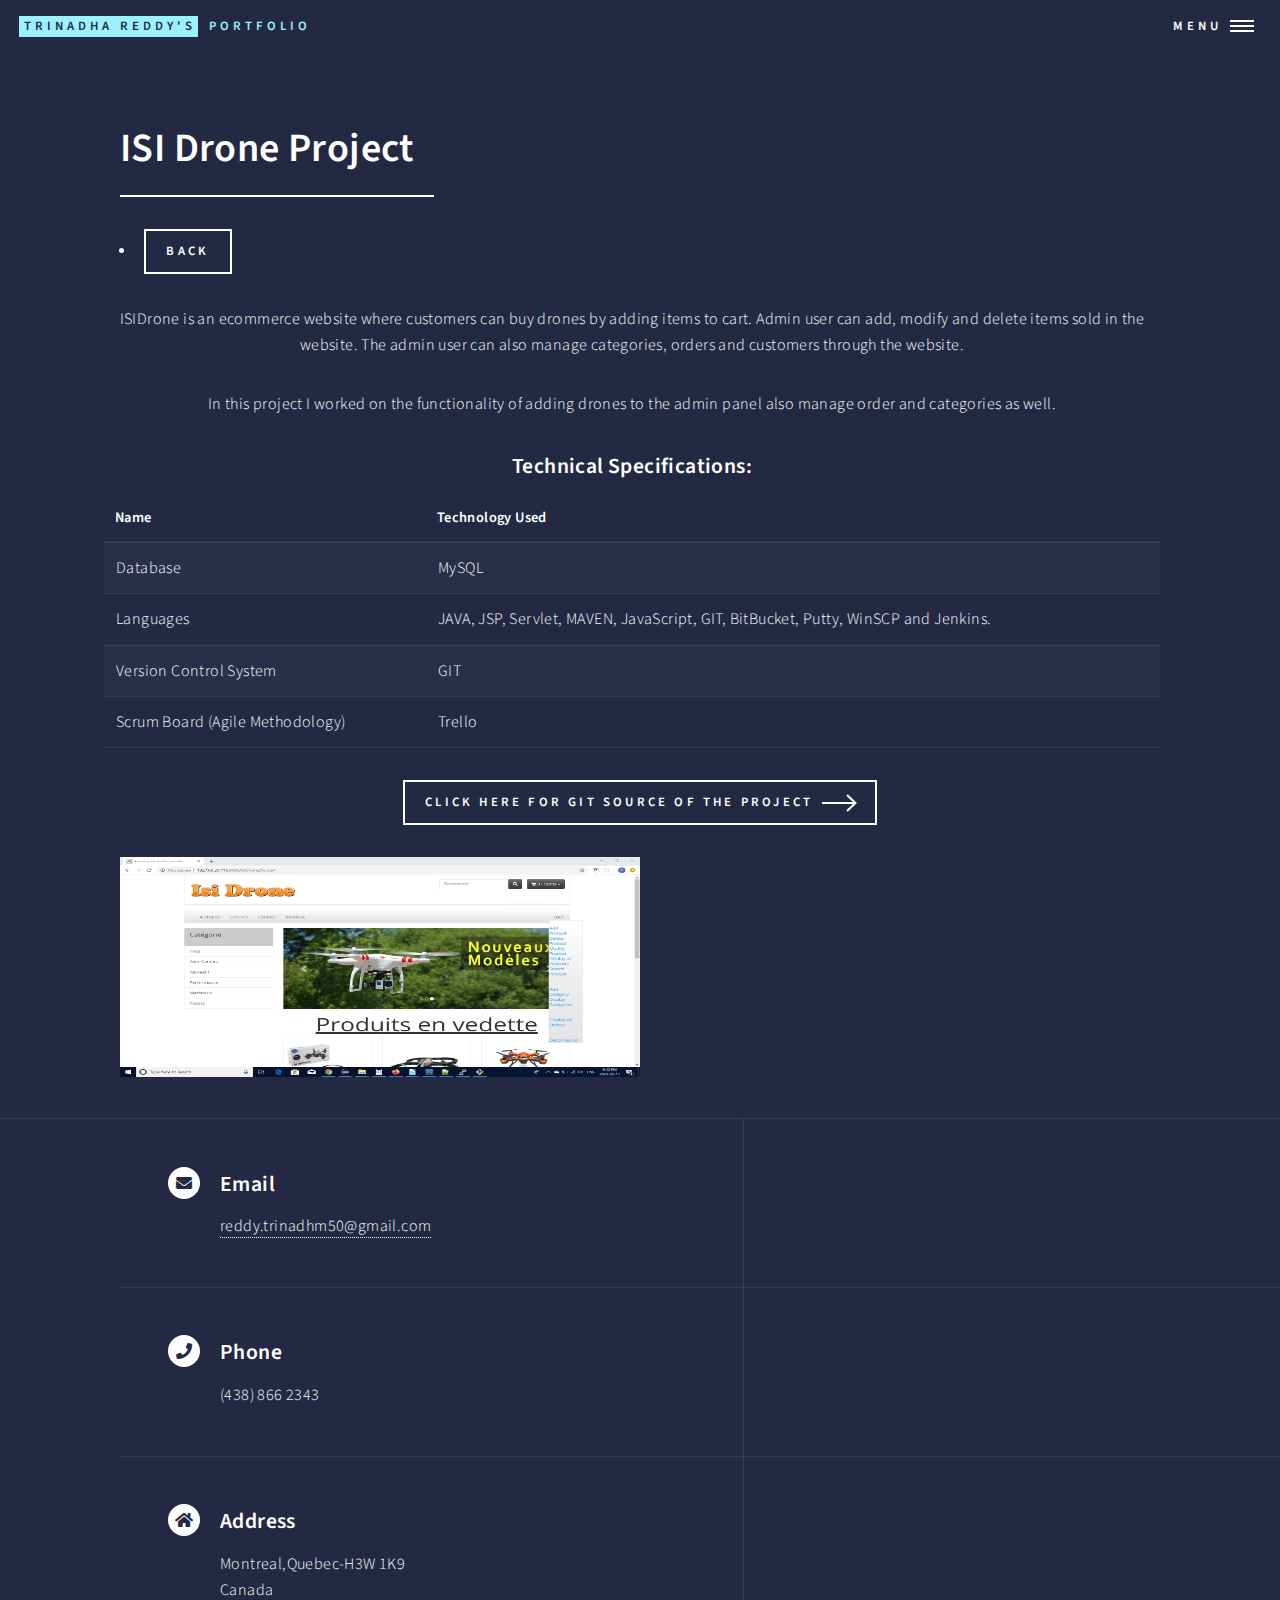
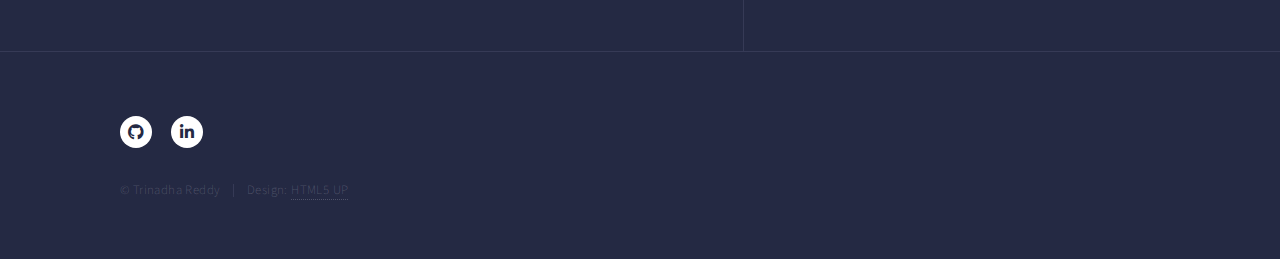
<file: isi_project.html>
<!DOCTYPE HTML>
<!--
	Forty by HTML5 UP
	html5up.net | @ajlkn
	Free for personal and commercial use under the CCA 3.0 license (html5up.net/license)
-->
<html>
	<head>
		<title>Trinadha Reddy</title>
		<meta charset="utf-8" />
		<meta name="viewport" content="width=device-width, initial-scale=1, user-scalable=no" />
		<link rel="stylesheet" href="assets/css/main.css" />
		<noscript><link rel="stylesheet" href="assets/css/noscript.css" /></noscript>
	</head>
	<body class="is-preload">

		<!-- Wrapper -->
			<div id="wrapper">

				<!-- Header -->
					<header id="header" class="alt">
						<a href="index.html" class="logo"><strong>Trinadha Reddy's</strong> <span>PortFolio</span></a>
						<nav>
							<a href="#menu">Menu</a>
						</nav>
					</header>

				<!-- Menu -->
					<nav id="menu">
						<ul class="links">
							<li><a href="index.html">Home</a></li>
						</ul>
						<ul class="actions stacked">
							<li><a href="landing.html" class="button primary fit">View My Work</a></li>
						
						</ul>
					</nav>

				<!-- Main -->
					<div id="main" class="alt">

						<!-- One -->
							<section id="one">
								<div class="inner">
									<header class="major">
										<h1>ISI Drone Project</h1>
									</header>

									<ul class="links">
							          <li><a href="index.html" class="button">Back</a></li>
							       </ul>
						

									<ul class="actions">
									
									<div align="center"> 
       

<p>ISIDrone is an ecommerce website where customers can buy drones by adding items to cart. Admin user can add, modify and delete items sold in the website. The admin user can also manage categories, orders and customers through the website.</p>
 <p>In this project I worked on the functionality of adding drones to the admin panel also manage order and categories as well.</p>
<h3>Technical Specifications:</h3>
  <table class="table table-dark table-striped">
    <thead>
      <tr>
        <th>Name</th>
        <th>Technology Used</th>
        
      </tr>
    </thead>
    <tbody>
      <tr>
        <td>Database</td>
        <td>MySQL</td>
  	 </tr>
	  <tr>
        <td>Languages</td>
        <td>JAVA, JSP, Servlet, MAVEN, JavaScript, GIT, BitBucket, Putty, WinSCP and Jenkins.</td>
        
      </tr>
	 <tr>
        <td>Version Control System</td>
        <td>GIT</td>
  	 </tr>
	 <tr>
        <td>Scrum Board (Agile Methodology)</td>
        <td>Trello</td>
  	 </tr>
    </tbody>
  </table>
  
								
										
										<li><a href="https://github.com/trinadh1/ISIDrone"  target="_blank" class="button next">Click here for GIT Source of the project</a></li>
									
									</ul>
									<img src="images/project-2.png" alt="" height="220" width="520"><br>
										
								</div>
							</section>

					</div>

		<section id="contact">
						<div class="inner">
							
							<section class="split">
								<section>
									<div class="contact-method">
										<span class="icon solid alt fa-envelope"></span>
										<h3>Email</h3>
										<a href="#">reddy.trinadhm50@gmail.com</a>
									</div>
								</section>
								<section>
									<div class="contact-method">
										<span class="icon solid alt fa-phone"></span>
										<h3>Phone</h3>
										<span>(438) 866 2343 </span>
									</div>
								</section>
								<section>
									<div class="contact-method">
										<span class="icon solid alt fa-home"></span>
										<h3>Address</h3>
										Montreal,Quebec-H3W 1K9<br />
										Canada</span>
									</div>
								</section>
							</section>
						</div>
					</section>

				<!-- Footer -->
					<footer id="footer">
						<div class="inner">
							<ul class="icons">
									
								<li><a href="https://github.com/trinadh1/" target="_blank" class="icon brands alt fa-github"><span class="label">GitHub</span></a></li>
								<li><a href="https://www.linkedin.com/in/trinadh-reddy-61470678/" target="_blank" class="icon brands alt fa-linkedin-in"><span class="label">LinkedIn</span></a></li>
							</ul>
							<ul class="copyright">
								<li>&copy; Trinadha Reddy</li><li>Design: <a href="https://html5up.net">HTML5 UP</a></li>
							</ul>
						</div>
					</footer>

			</div>


		<!-- Scripts -->
			<script src="assets/js/jquery.min.js"></script>
			<script src="assets/js/jquery.scrolly.min.js"></script>
			<script src="assets/js/jquery.scrollex.min.js"></script>
			<script src="assets/js/browser.min.js"></script>
			<script src="assets/js/breakpoints.min.js"></script>
			<script src="assets/js/util.js"></script>
			<script src="assets/js/main.js"></script>

	</body>
</html>
</file>
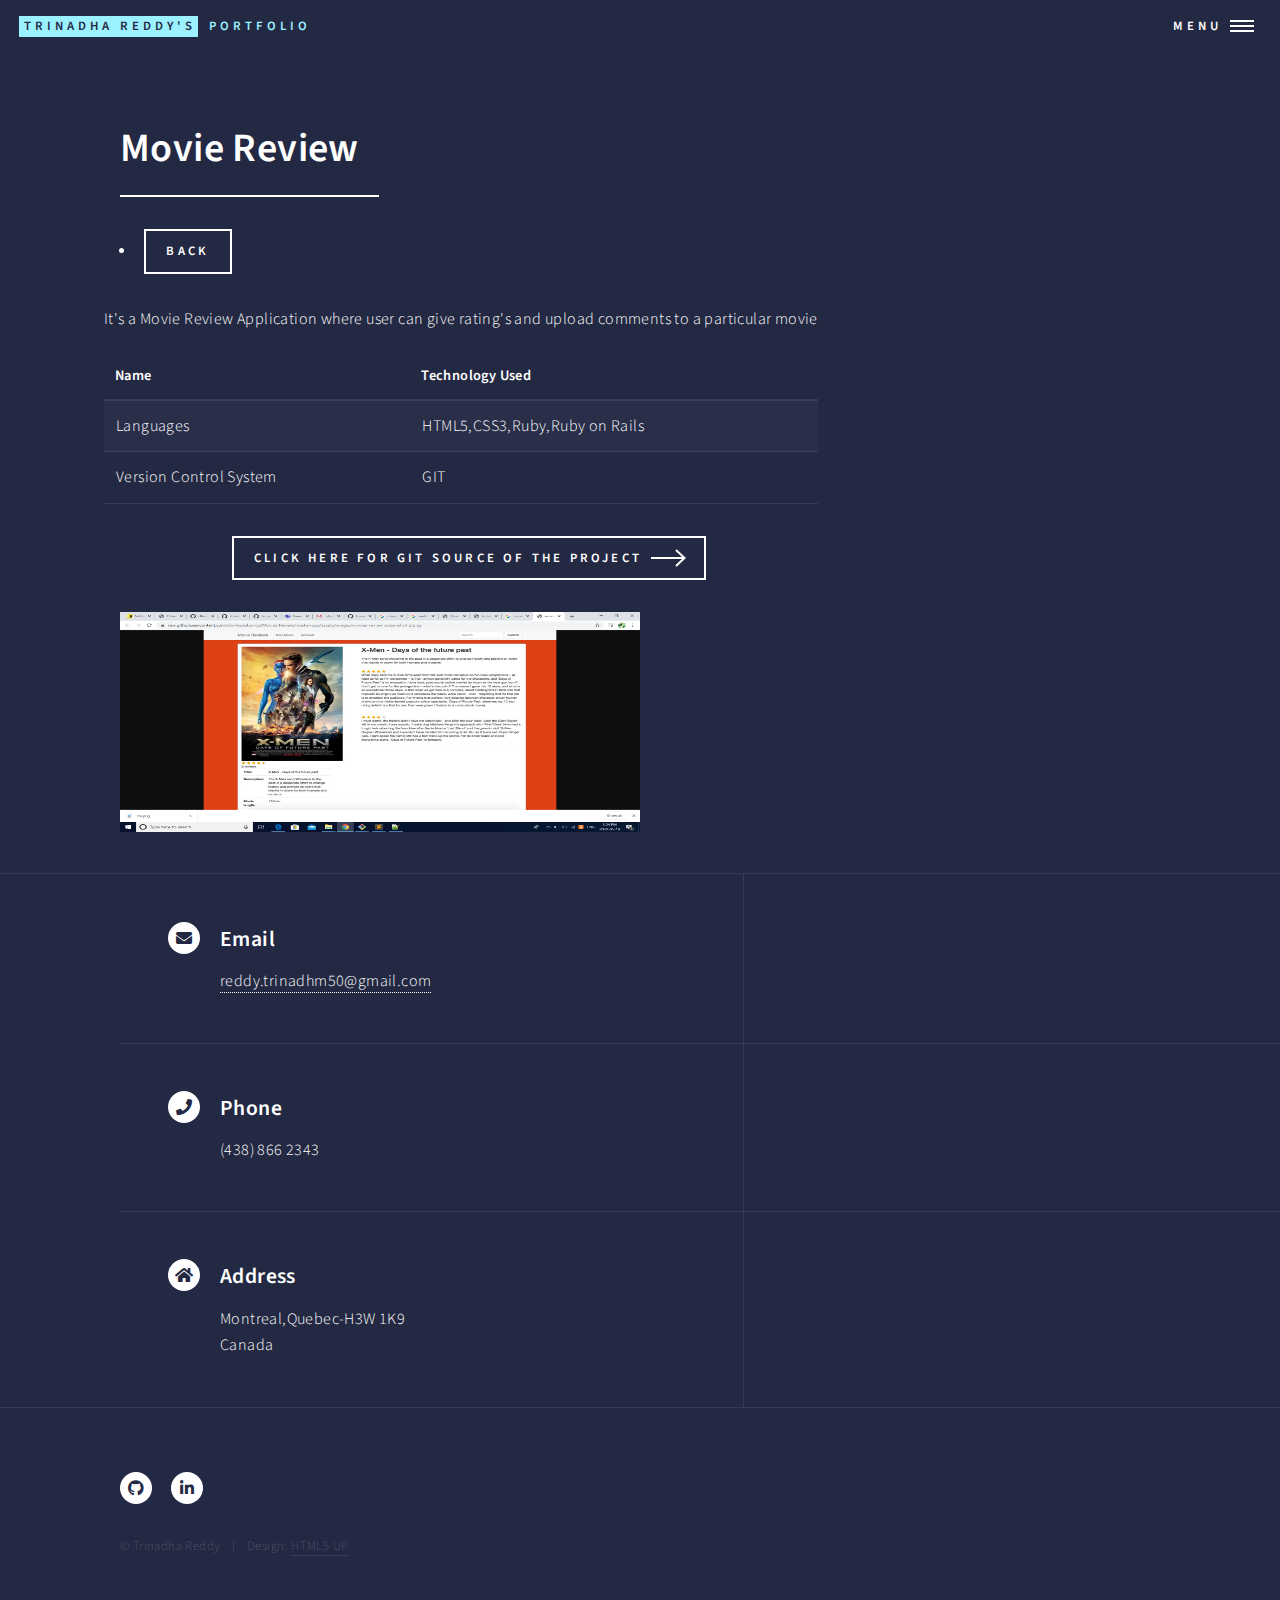
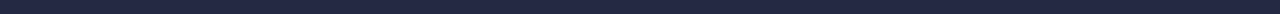
<file: movie_project.html>
<!DOCTYPE HTML>
<!--
	Forty by HTML5 UP
	html5up.net | @ajlkn
	Free for personal and commercial use under the CCA 3.0 license (html5up.net/license)
-->
<html>
	<head>
		<title>Trinadha Reddy</title>
		<meta charset="utf-8" />
		<meta name="viewport" content="width=device-width, initial-scale=1, user-scalable=no" />
		<link rel="stylesheet" href="assets/css/main.css" />
		<noscript><link rel="stylesheet" href="assets/css/noscript.css" /></noscript>
	</head>
	<body class="is-preload">

		<!-- Wrapper -->
			<div id="wrapper">

				<!-- Header -->
					<header id="header" class="alt">
						<a href="index.html" class="logo"><strong>Trinadha Reddy's</strong> <span>PortFolio</span></a>
						<nav>
							<a href="#menu">Menu</a>
						</nav>
					</header>

				<!-- Menu -->
					<nav id="menu">
						<ul class="links">
							<li><a href="index.html">Home</a></li>
						</ul>
						<ul class="actions stacked">
							<li><a href="landing.html" class="button primary fit">View My Work</a></li>
						
						</ul>
					</nav>

				<!-- Main -->
					<div id="main" class="alt">

						<!-- One -->
							<section id="one">
								<div class="inner">
									<header class="major">
										<h1>Movie Review</h1>
									</header>
									<ul class="links">
							          <li><a href="index.html" class="button">Back</a></li>
							       </ul>

									<ul class="actions">
									
									<div align="center"> 
       

<p>It's a Movie Review Application where user can give rating's and upload comments to a particular movie</h3>
  <table class="table table-dark table-striped">
    <thead>
      <tr>
        <th>Name</th>
        <th>Technology Used</th>
        
      </tr>
    </thead>
    <tbody>
    
	  <tr>
        <td>Languages</td>
        <td>HTML5,CSS3,Ruby,Ruby on Rails</td>
        
      </tr>
	 <tr>
        <td>Version Control System</td>
        <td>GIT</td>
  	 </tr>
    </tbody>
  </table>
  
								
										
										<li><a href="https://github.com/trinadh1/movie_reviews"  target="_blank" class="button next">Click here for GIT Source of the project</a></li>
									
									</ul>
									<img src="images/movie.PNG" alt="" height="220" width="520"><br>
										
								</div>
							</section>

					</div>

		<section id="contact">
						<div class="inner">
						
							<section class="split">
								<section>
									<div class="contact-method">
										<span class="icon solid alt fa-envelope"></span>
										<h3>Email</h3>
										<a href="#">reddy.trinadhm50@gmail.com</a>
									</div>
								</section>
								<section>
									<div class="contact-method">
										<span class="icon solid alt fa-phone"></span>
										<h3>Phone</h3>
										<span>(438) 866 2343 </span>
									</div>
								</section>
								<section>
									<div class="contact-method">
										<span class="icon solid alt fa-home"></span>
										<h3>Address</h3>
										Montreal,Quebec-H3W 1K9<br />
										Canada</span>
									</div>
								</section>
							</section>
						</div>
					</section>

				<!-- Footer -->
					<footer id="footer">
						<div class="inner">
							<ul class="icons">
									
								<li><a href="https://github.com/trinadh1/" target="_blank" class="icon brands alt fa-github"><span class="label">GitHub</span></a></li>
								<li><a href="https://www.linkedin.com/in/trinadh-reddy-61470678/" target="_blank" class="icon brands alt fa-linkedin-in"><span class="label">LinkedIn</span></a></li>
							</ul>
							<ul class="copyright">
								<li>&copy; Trinadha Reddy</li><li>Design: <a href="https://html5up.net">HTML5 UP</a></li>
							</ul>
						</div>
					</footer>

			</div>


		<!-- Scripts -->
			<script src="assets/js/jquery.min.js"></script>
			<script src="assets/js/jquery.scrolly.min.js"></script>
			<script src="assets/js/jquery.scrollex.min.js"></script>
			<script src="assets/js/browser.min.js"></script>
			<script src="assets/js/breakpoints.min.js"></script>
			<script src="assets/js/util.js"></script>
			<script src="assets/js/main.js"></script>

	</body>
</html>
</file>
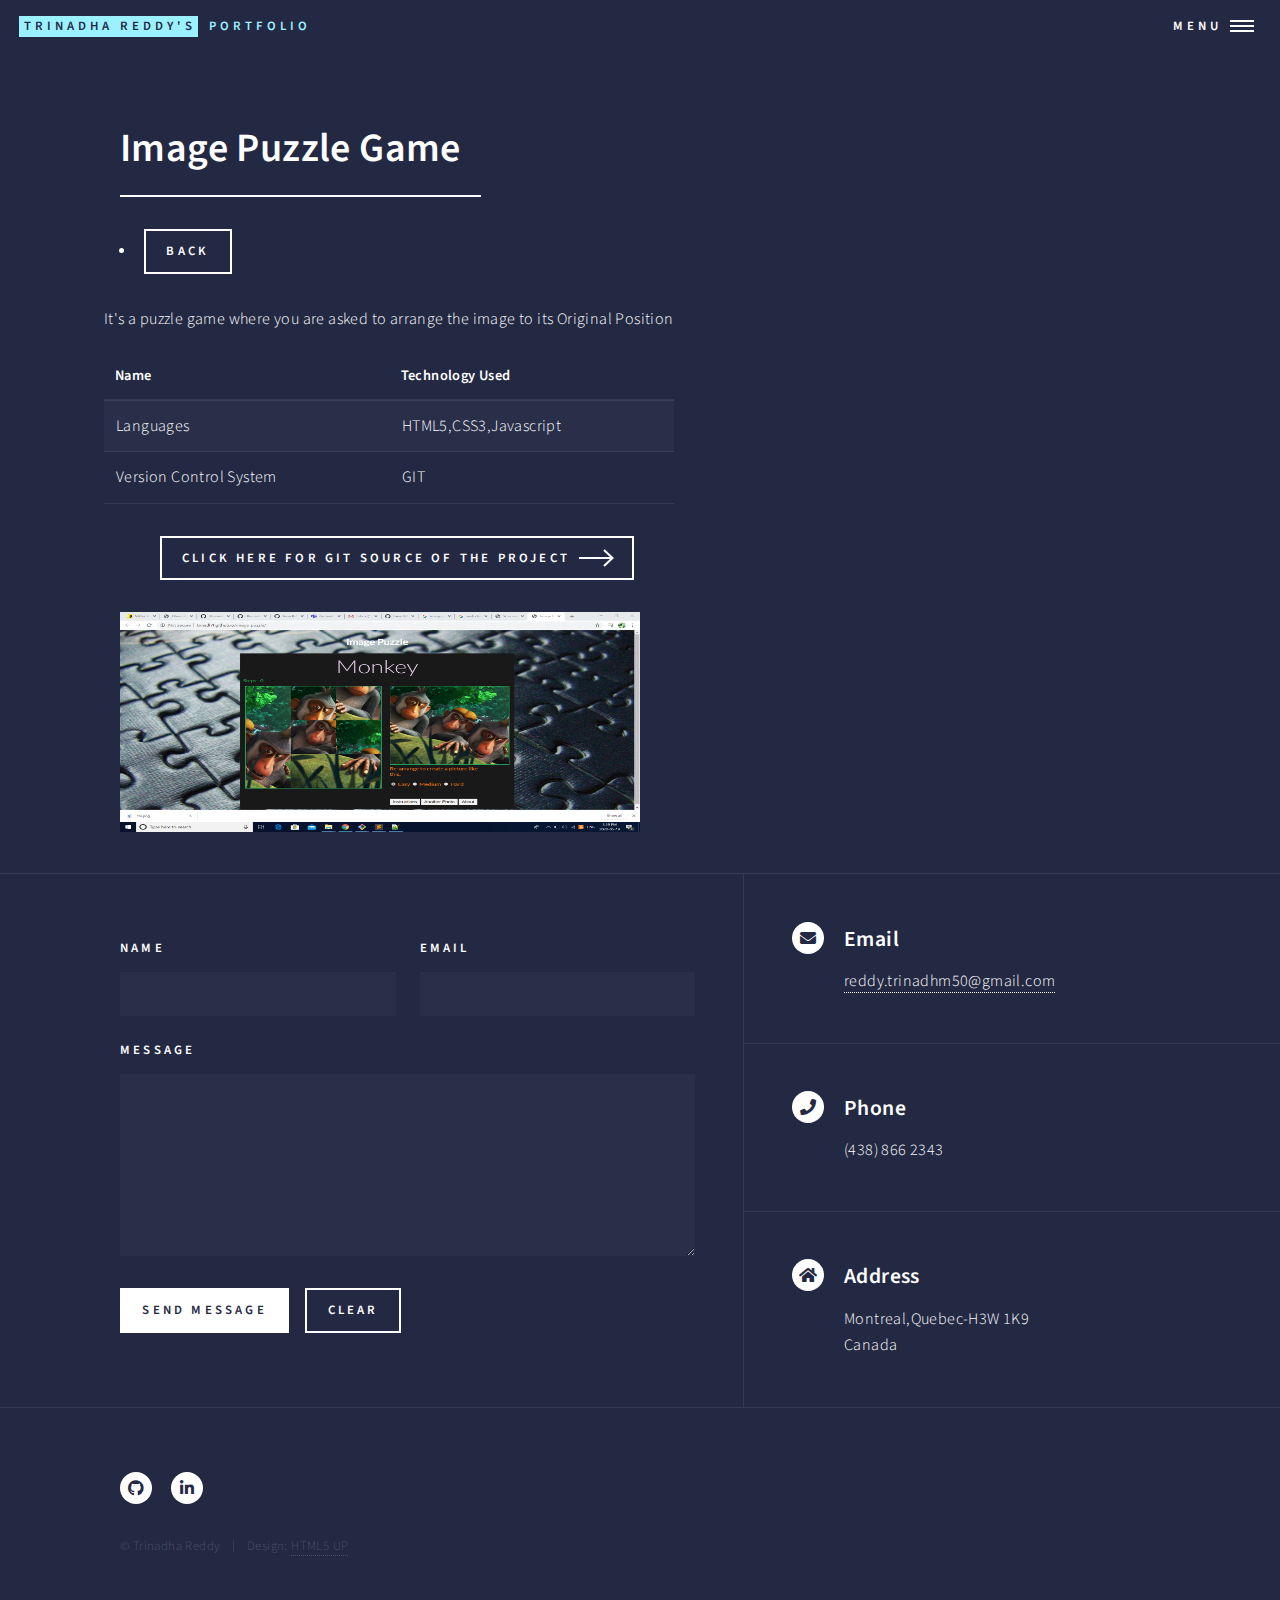
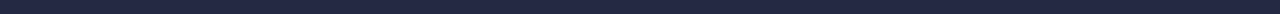
<file: puzzle_project.html>
<!DOCTYPE HTML>
<!--
	Forty by HTML5 UP
	html5up.net | @ajlkn
	Free for personal and commercial use under the CCA 3.0 license (html5up.net/license)
-->
<html>
	<head>
		<title>Trinadha Reddy</title>
		<meta charset="utf-8" />
		<meta name="viewport" content="width=device-width, initial-scale=1, user-scalable=no" />
		<link rel="stylesheet" href="assets/css/main.css" />
		<noscript><link rel="stylesheet" href="assets/css/noscript.css" /></noscript>
	</head>
	<body class="is-preload">

		<!-- Wrapper -->
			<div id="wrapper">

				<!-- Header -->
					<header id="header" class="alt">
						<a href="index.html" class="logo"><strong>Trinadha Reddy's</strong> <span>PortFolio</span></a>
						<nav>
							<a href="#menu">Menu</a>
						</nav>
					</header>

				<!-- Menu -->
					<nav id="menu">
						<ul class="links">
							<li><a href="index.html">Home</a></li>
						</ul>
						<ul class="actions stacked">
							<li><a href="landing.html" class="button primary fit">View My Work</a></li>
						
						</ul>
					</nav>

				<!-- Main -->
					<div id="main" class="alt">

						<!-- One -->
							<section id="one">
								<div class="inner">
									<header class="major">
										<h1>Image Puzzle Game</h1>
									</header>
									<ul class="links">
							          <li><a href="index.html" class="button">Back</a></li>
							       </ul>

									<ul class="actions">
									
									<div align="center"> 
       

<p>It's a puzzle game where you are asked to arrange the image to its Original Position</h3>
  <table class="table table-dark table-striped">
    <thead>
      <tr>
        <th>Name</th>
        <th>Technology Used</th>
        
      </tr>
    </thead>
    <tbody>
    
	  <tr>
        <td>Languages</td>
        <td>HTML5,CSS3,Javascript</td>
        
      </tr>
	 <tr>
        <td>Version Control System</td>
        <td>GIT</td>
  	 </tr>
    </tbody>
  </table>
  
								
										
										<li><a href="https://github.com/trinadh1/image_puzzle"  target="_blank" class="button next">Click here for GIT Source of the project</a></li>
									
									</ul>
									<img src="images/imagepuzzle.PNG" alt="" height="220" width="520"><br>
								
								</div>
							</section>

					</div>

		<section id="contact">
						<div class="inner">
							<section>
								<form method="post" action="#">
									<div class="fields">
										<div class="field half">
											<label for="name">Name</label>
											<input type="text" name="name" id="name" />
										</div>
										<div class="field half">
											<label for="email">Email</label>
											<input type="text" name="email" id="email" />
										</div>
										<div class="field">
											<label for="message">Message</label>
											<textarea name="message" id="message" rows="6"></textarea>
										</div>
									</div>
									<ul class="actions">
										<li><input type="submit" value="Send Message" class="primary" /></li>
										<li><input type="reset" value="Clear" /></li>
									</ul>
								</form>
							</section>
							<section class="split">
								<section>
									<div class="contact-method">
										<span class="icon solid alt fa-envelope"></span>
										<h3>Email</h3>
										<a href="#">reddy.trinadhm50@gmail.com</a>
									</div>
								</section>
								<section>
									<div class="contact-method">
										<span class="icon solid alt fa-phone"></span>
										<h3>Phone</h3>
										<span>(438) 866 2343 </span>
									</div>
								</section>
								<section>
									<div class="contact-method">
										<span class="icon solid alt fa-home"></span>
										<h3>Address</h3>
										Montreal,Quebec-H3W 1K9<br />
										Canada</span>
									</div>
								</section>
							</section>
						</div>
					</section>

				<!-- Footer -->
					<footer id="footer">
						<div class="inner">
							<ul class="icons">
									
								<li><a href="https://github.com/trinadh1/" target="_blank" class="icon brands alt fa-github"><span class="label">GitHub</span></a></li>
								<li><a href="https://www.linkedin.com/in/trinadh-reddy-61470678/" target="_blank" class="icon brands alt fa-linkedin-in"><span class="label">LinkedIn</span></a></li>
							</ul>
							<ul class="copyright">
								<li>&copy; Trinadha Reddy</li><li>Design: <a href="https://html5up.net">HTML5 UP</a></li>
							</ul>
						</div>
					</footer>

			</div>


		<!-- Scripts -->
			<script src="assets/js/jquery.min.js"></script>
			<script src="assets/js/jquery.scrolly.min.js"></script>
			<script src="assets/js/jquery.scrollex.min.js"></script>
			<script src="assets/js/browser.min.js"></script>
			<script src="assets/js/breakpoints.min.js"></script>
			<script src="assets/js/util.js"></script>
			<script src="assets/js/main.js"></script>

	</body>
</html>
</file>
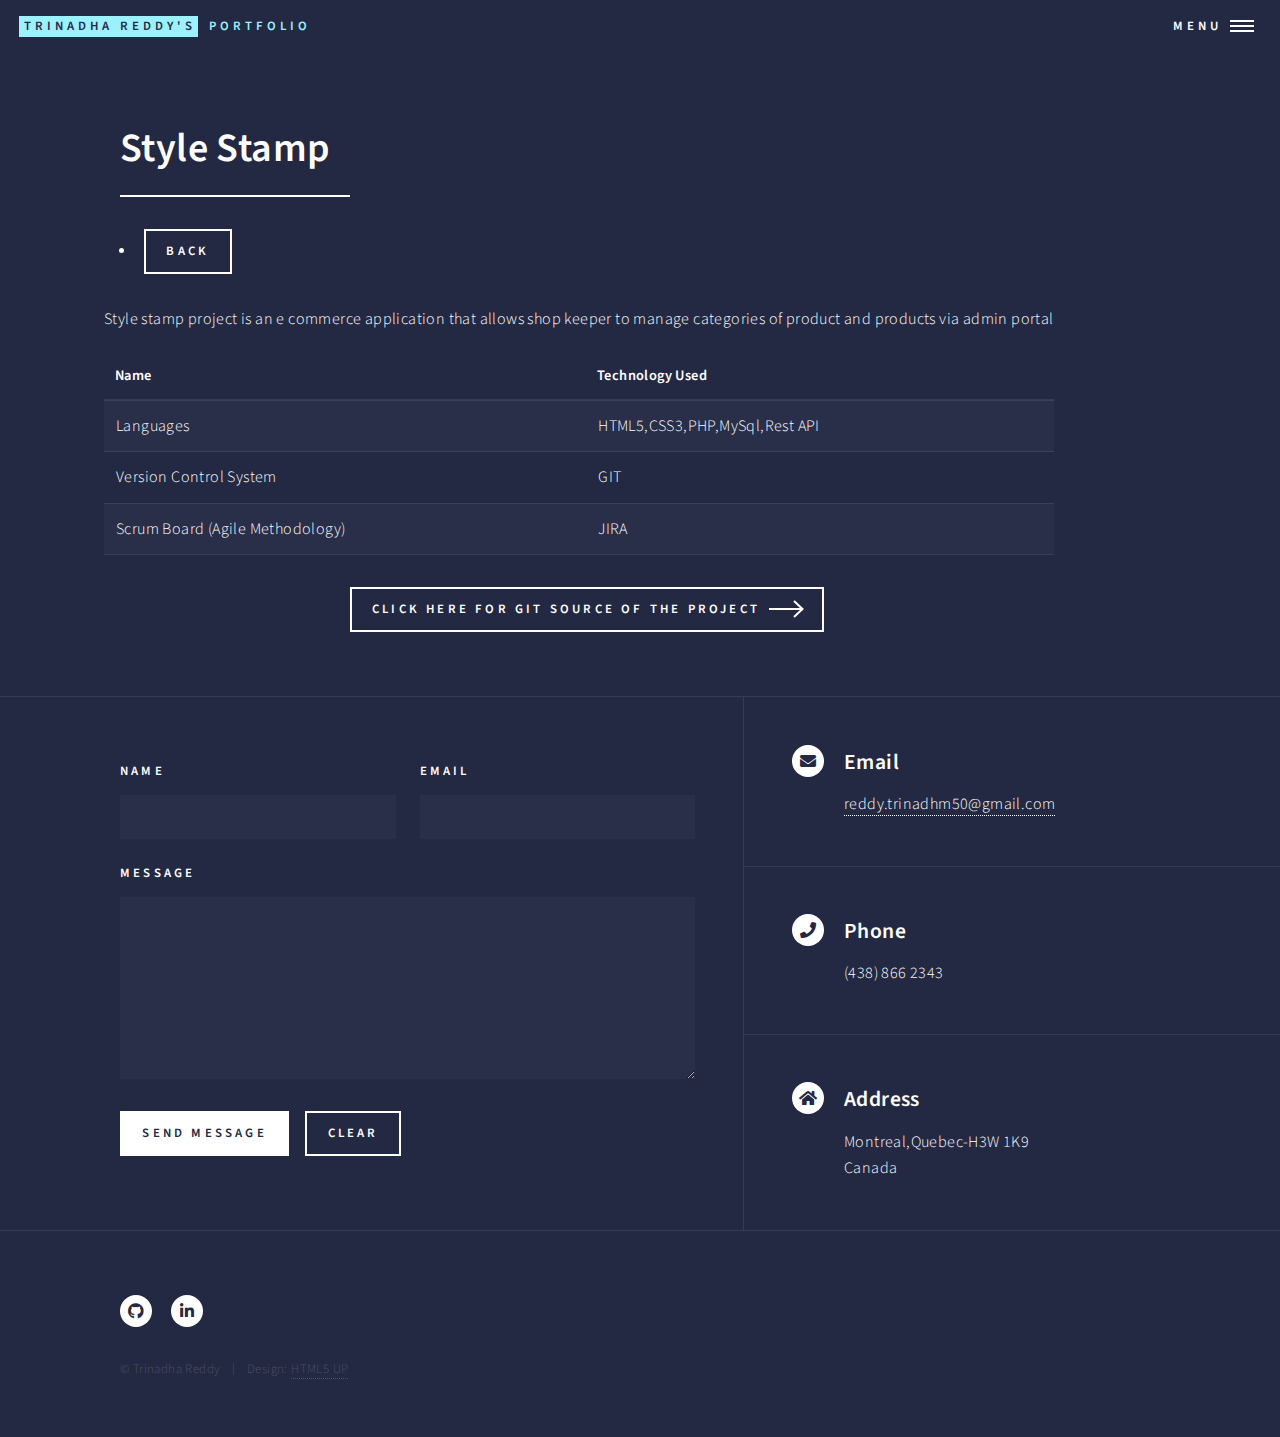
<file: stylestamp_project.html>
<!DOCTYPE HTML>
<!--
	Forty by HTML5 UP
	html5up.net | @ajlkn
	Free for personal and commercial use under the CCA 3.0 license (html5up.net/license)
-->
<html>
	<head>
		<title>Trinadha Reddy</title>
		<meta charset="utf-8" />
		<meta name="viewport" content="width=device-width, initial-scale=1, user-scalable=no" />
		<link rel="stylesheet" href="assets/css/main.css" />
		<noscript><link rel="stylesheet" href="assets/css/noscript.css" /></noscript>
	</head>
	<body class="is-preload">

		<!-- Wrapper -->
			<div id="wrapper">

				<!-- Header -->
					<header id="header" class="alt">
						<a href="index.html" class="logo"><strong>Trinadha Reddy's</strong> <span>PortFolio</span></a>
						<nav>
							<a href="#menu">Menu</a>
						</nav>
					</header>

				<!-- Menu -->
					<nav id="menu">
						<ul class="links">
							<li><a href="index.html">Home</a></li>
						</ul>
						<ul class="actions stacked">
							<li><a href="landing.html" class="button primary fit">View My Work</a></li>
						
						</ul>
					</nav>

				<!-- Main -->
					<div id="main" class="alt">

						<!-- One -->
							<section id="one">
								<div class="inner">
									<header class="major">
										<h1>Style Stamp</h1>
									</header>
									<ul class="links">
							          <li><a href="index.html" class="button">Back</a></li>
							       </ul>

									<ul class="actions">
									
									<div align="center"> 
       

<p>Style stamp project is an e commerce application that allows shop keeper to manage categories of product and products via admin portal</h3>
  <table class="table table-dark table-striped">
    <thead>
      <tr>
        <th>Name</th>
        <th>Technology Used</th>
        
      </tr>
    </thead>
    <tbody>
    
	  <tr>
        <td>Languages</td>
        <td>HTML5,CSS3,PHP,MySql,Rest API</td>
        
      </tr>
	 <tr>
        <td>Version Control System</td>
        <td>GIT</td>
  	 </tr>
	 <tr>
        <td>Scrum Board (Agile Methodology)</td>
        <td>JIRA</td>
  	 </tr>
    </tbody>
  </table>
  
								
										
										<li><a href="https://github.com/trinadh1/StyleStamp"  target="_blank" class="button next">Click here for GIT Source of the project</a></li>
									
									</ul>
								
										
								</div>
							</section>

					</div>

		<section id="contact">
						<div class="inner">
							<section>
								<form method="post" action="#">
									<div class="fields">
										<div class="field half">
											<label for="name">Name</label>
											<input type="text" name="name" id="name" />
										</div>
										<div class="field half">
											<label for="email">Email</label>
											<input type="text" name="email" id="email" />
										</div>
										<div class="field">
											<label for="message">Message</label>
											<textarea name="message" id="message" rows="6"></textarea>
										</div>
									</div>
									<ul class="actions">
										<li><input type="submit" value="Send Message" class="primary" /></li>
										<li><input type="reset" value="Clear" /></li>
									</ul>
								</form>
							</section>
							<section class="split">
								<section>
									<div class="contact-method">
										<span class="icon solid alt fa-envelope"></span>
										<h3>Email</h3>
										<a href="#">reddy.trinadhm50@gmail.com</a>
									</div>
								</section>
								<section>
									<div class="contact-method">
										<span class="icon solid alt fa-phone"></span>
										<h3>Phone</h3>
										<span>(438) 866 2343 </span>
									</div>
								</section>
								<section>
									<div class="contact-method">
										<span class="icon solid alt fa-home"></span>
										<h3>Address</h3>
										Montreal,Quebec-H3W 1K9<br />
										Canada</span>
									</div>
								</section>
							</section>
						</div>
					</section>

				<!-- Footer -->
					<footer id="footer">
						<div class="inner">
							<ul class="icons">
									
								<li><a href="https://github.com/trinadh1/" target="_blank" class="icon brands alt fa-github"><span class="label">GitHub</span></a></li>
								<li><a href="https://www.linkedin.com/in/trinadha-reddy-61470678/" target="_blank" class="icon brands alt fa-linkedin-in"><span class="label">LinkedIn</span></a></li>
							</ul>
							<ul class="copyright">
								<li>&copy; Trinadha Reddy</li><li>Design: <a href="https://html5up.net">HTML5 UP</a></li>
							</ul>
						</div>
					</footer>

			</div>


		<!-- Scripts -->
			<script src="assets/js/jquery.min.js"></script>
			<script src="assets/js/jquery.scrolly.min.js"></script>
			<script src="assets/js/jquery.scrollex.min.js"></script>
			<script src="assets/js/browser.min.js"></script>
			<script src="assets/js/breakpoints.min.js"></script>
			<script src="assets/js/util.js"></script>
			<script src="assets/js/main.js"></script>

	</body>
</html>
</file>
<file: assets/css/noscript.css>
/*
	Forty by HTML5 UP
	html5up.net | @ajlkn
	Free for personal and commercial use under the CCA 3.0 license (html5up.net/license)
*/

/* Banner */

	body.is-preload #banner:after {
		opacity: 0.85;
	}

	body.is-preload #banner > .inner {
		-moz-filter: none;
		-webkit-filter: none;
		-ms-filter: none;
		filter: none;
		-moz-transform: none;
		-webkit-transform: none;
		-ms-transform: none;
		transform: none;
		opacity: 1;
	}
</file>
<file: assets/css/main.css>
@import url(fontawesome-all.min.css);
@import url("https://fonts.googleapis.com/css?family=Source+Sans+Pro:300,300italic,600,600italic");

/*
	Forty by HTML5 UP
	html5up.net | @ajlkn
	Free for personal and commercial use under the CCA 3.0 license (html5up.net/license)
*/

html, body, div, span, applet, object,
iframe, h1, h2, h3, h4, h5, h6, p, blockquote,
pre, a, abbr, acronym, address, big, cite,
code, del, dfn, em, img, ins, kbd, q, s, samp,
small, strike, strong, sub, sup, tt, var, b,
u, i, center, dl, dt, dd, ol, ul, li, fieldset,
form, label, legend, table, caption, tbody,
tfoot, thead, tr, th, td, article, aside,
canvas, details, embed, figure, figcaption,
footer, header, hgroup, menu, nav, output, ruby,
section, summary, time, mark, audio, video {
	margin: 0;
	padding: 0;
	border: 0;
	font-size: 100%;
	font: inherit;
	vertical-align: baseline;}

article, aside, details, figcaption, figure,
footer, header, hgroup, menu, nav, section {
	display: block;}

body {
	line-height: 1;
}

ol, ul {
	list-style: none;
}

blockquote, q {
	quotes: none;
}

	blockquote:before, blockquote:after, q:before, q:after {
		content: '';
		content: none;
	}

table {
	border-collapse: collapse;
	border-spacing: 0;
}

body {
	-webkit-text-size-adjust: none;
}

mark {
	background-color: transparent;
	color: inherit;
}

input::-moz-focus-inner {
	border: 0;
	padding: 0;
}

input, select, textarea {
	-moz-appearance: none;
	-webkit-appearance: none;
	-ms-appearance: none;
	appearance: none;
}

/* Basic */

	@-ms-viewport {
		width: device-width;
	}

	body {
		-ms-overflow-style: scrollbar;
	}

	@media screen and (max-width: 480px) {

		html, body {
			min-width: 320px;
		}

	}

	html {
		box-sizing: border-box;
	}

	*, *:before, *:after {
		box-sizing: inherit;
	}

	body {
		background: #242943;
	}

		body.is-preload *, body.is-preload *:before, body.is-preload *:after {
			-moz-animation: none !important;
			-webkit-animation: none !important;
			-ms-animation: none !important;
			animation: none !important;
			-moz-transition: none !important;
			-webkit-transition: none !important;
			-ms-transition: none !important;
			transition: none !important;
		}

/* Type */

	body, input, select, textarea {
		color: #ffffff;
		font-family: "Source Sans Pro", Helvetica, sans-serif;
		font-size: 17pt;
		font-weight: 300;
		letter-spacing: 0.025em;
		line-height: 1.65;
	}

		@media screen and (max-width: 1680px) {

			body, input, select, textarea {
				font-size: 14pt;
			}

		}

		@media screen and (max-width: 1280px) {

			body, input, select, textarea {
				font-size: 12pt;
			}

		}

		@media screen and (max-width: 360px) {

			body, input, select, textarea {
				font-size: 11pt;
			}

		}

	a {
		-moz-transition: color 0.2s ease-in-out, border-bottom-color 0.2s ease-in-out;
		-webkit-transition: color 0.2s ease-in-out, border-bottom-color 0.2s ease-in-out;
		-ms-transition: color 0.2s ease-in-out, border-bottom-color 0.2s ease-in-out;
		transition: color 0.2s ease-in-out, border-bottom-color 0.2s ease-in-out;
		border-bottom: dotted 1px;
		color: inherit;
		text-decoration: none;
	}

		a:hover {
			border-bottom-color: transparent;
			color: #9bf1ff !important;
		}

		a:active {
			color: #53e3fb !important;
		}

	strong, b {
		color: #ffffff;
		font-weight: 600;
	}

	em, i {
		font-style: italic;
	}

	p {
		margin: 0 0 2em 0;
	}

	h1, h2, h3, h4, h5, h6 {
		color: #ffffff;
		font-weight: 600;
		line-height: 1.65;
		margin: 0 0 1em 0;
	}

		h1 a, h2 a, h3 a, h4 a, h5 a, h6 a {
			color: inherit;
			border-bottom: 0;
		}

	h1 {
		font-size: 2.5em;
	}

	h2 {
		font-size: 1.75em;
	}

	h3 {
		font-size: 1.35em;
	}

	h4 {
		font-size: 1.1em;
	}

	h5 {
		font-size: 0.9em;
	}

	h6 {
		font-size: 0.7em;
	}

	@media screen and (max-width: 736px) {

		h1 {
			font-size: 2em;
		}

		h2 {
			font-size: 1.5em;
		}

		h3 {
			font-size: 1.25em;
		}

	}

	sub {
		font-size: 0.8em;
		position: relative;
		top: 0.5em;
	}

	sup {
		font-size: 0.8em;
		position: relative;
		top: -0.5em;
	}

	blockquote {
		border-left: solid 4px rgba(212, 212, 255, 0.1);
		font-style: italic;
		margin: 0 0 2em 0;
		padding: 0.5em 0 0.5em 2em;
	}

	code {
		background: rgba(212, 212, 255, 0.035);
		font-family: "Courier New", monospace;
		font-size: 0.9em;
		margin: 0 0.25em;
		padding: 0.25em 0.65em;
	}

	pre {
		-webkit-overflow-scrolling: touch;
		font-family: "Courier New", monospace;
		font-size: 0.9em;
		margin: 0 0 2em 0;
	}

		pre code {
			display: block;
			line-height: 1.75;
			padding: 1em 1.5em;
			overflow-x: auto;
		}

	hr {
		border: 0;
		border-bottom: solid 1px rgba(212, 212, 255, 0.1);
		margin: 2em 0;
	}

		hr.major {
			margin: 3em 0;
		}

	.align-left {
		text-align: left;
	}

	.align-center {
		text-align: center;
	}

	.align-right {
		text-align: right;
	}

/* Row */

	.row {
		display: flex;
		flex-wrap: wrap;
		box-sizing: border-box;
		align-items: stretch;
	}

		.row > * {
			box-sizing: border-box;
		}

		.row.gtr-uniform > * > :last-child {
			margin-bottom: 0;
		}

		.row.aln-left {
			justify-content: flex-start;
		}

		.row.aln-center {
			justify-content: center;
		}

		.row.aln-right {
			justify-content: flex-end;
		}

		.row.aln-top {
			align-items: flex-start;
		}

		.row.aln-middle {
			align-items: center;
		}

		.row.aln-bottom {
			align-items: flex-end;
		}

		.row > .imp {
			order: -1;
		}

		.row > .col-1 {
			width: 8.33333%;
		}

		.row > .off-1 {
			margin-left: 8.33333%;
		}

		.row > .col-2 {
			width: 16.66667%;
		}

		.row > .off-2 {
			margin-left: 16.66667%;
		}

		.row > .col-3 {
			width: 25%;
		}

		.row > .off-3 {
			margin-left: 25%;
		}

		.row > .col-4 {
			width: 33.33333%;
		}

		.row > .off-4 {
			margin-left: 33.33333%;
		}

		.row > .col-5 {
			width: 41.66667%;
		}

		.row > .off-5 {
			margin-left: 41.66667%;
		}

		.row > .col-6 {
			width: 50%;
		}

		.row > .off-6 {
			margin-left: 50%;
		}

		.row > .col-7 {
			width: 58.33333%;
		}

		.row > .off-7 {
			margin-left: 58.33333%;
		}

		.row > .col-8 {
			width: 66.66667%;
		}

		.row > .off-8 {
			margin-left: 66.66667%;
		}

		.row > .col-9 {
			width: 75%;
		}

		.row > .off-9 {
			margin-left: 75%;
		}

		.row > .col-10 {
			width: 83.33333%;
		}

		.row > .off-10 {
			margin-left: 83.33333%;
		}

		.row > .col-11 {
			width: 91.66667%;
		}

		.row > .off-11 {
			margin-left: 91.66667%;
		}

		.row > .col-12 {
			width: 100%;
		}

		.row > .off-12 {
			margin-left: 100%;
		}

		.row.gtr-0 {
			margin-top: 0;
			margin-left: 0em;
		}

			.row.gtr-0 > * {
				padding: 0 0 0 0em;
			}

			.row.gtr-0.gtr-uniform {
				margin-top: 0em;
			}

				.row.gtr-0.gtr-uniform > * {
					padding-top: 0em;
				}

		.row.gtr-25 {
			margin-top: 0;
			margin-left: -0.5em;
		}

			.row.gtr-25 > * {
				padding: 0 0 0 0.5em;
			}

			.row.gtr-25.gtr-uniform {
				margin-top: -0.5em;
			}

				.row.gtr-25.gtr-uniform > * {
					padding-top: 0.5em;
				}

		.row.gtr-50 {
			margin-top: 0;
			margin-left: -1em;
		}

			.row.gtr-50 > * {
				padding: 0 0 0 1em;
			}

			.row.gtr-50.gtr-uniform {
				margin-top: -1em;
			}

				.row.gtr-50.gtr-uniform > * {
					padding-top: 1em;
				}

		.row {
			margin-top: 0;
			margin-left: -2em;
		}

			.row > * {
				padding: 0 0 0 2em;
			}

			.row.gtr-uniform {
				margin-top: -2em;
			}

				.row.gtr-uniform > * {
					padding-top: 2em;
				}

		.row.gtr-150 {
			margin-top: 0;
			margin-left: -3em;
		}

			.row.gtr-150 > * {
				padding: 0 0 0 3em;
			}

			.row.gtr-150.gtr-uniform {
				margin-top: -3em;
			}

				.row.gtr-150.gtr-uniform > * {
					padding-top: 3em;
				}

		.row.gtr-200 {
			margin-top: 0;
			margin-left: -4em;
		}

			.row.gtr-200 > * {
				padding: 0 0 0 4em;
			}

			.row.gtr-200.gtr-uniform {
				margin-top: -4em;
			}

				.row.gtr-200.gtr-uniform > * {
					padding-top: 4em;
				}

		@media screen and (max-width: 1680px) {

			.row {
				display: flex;
				flex-wrap: wrap;
				box-sizing: border-box;
				align-items: stretch;
			}

				.row > * {
					box-sizing: border-box;
				}

				.row.gtr-uniform > * > :last-child {
					margin-bottom: 0;
				}

				.row.aln-left {
					justify-content: flex-start;
				}

				.row.aln-center {
					justify-content: center;
				}

				.row.aln-right {
					justify-content: flex-end;
				}

				.row.aln-top {
					align-items: flex-start;
				}

				.row.aln-middle {
					align-items: center;
				}

				.row.aln-bottom {
					align-items: flex-end;
				}

				.row > .imp-xlarge {
					order: -1;
				}

				.row > .col-1-xlarge {
					width: 8.33333%;
				}

				.row > .off-1-xlarge {
					margin-left: 8.33333%;
				}

				.row > .col-2-xlarge {
					width: 16.66667%;
				}

				.row > .off-2-xlarge {
					margin-left: 16.66667%;
				}

				.row > .col-3-xlarge {
					width: 25%;
				}

				.row > .off-3-xlarge {
					margin-left: 25%;
				}

				.row > .col-4-xlarge {
					width: 33.33333%;
				}

				.row > .off-4-xlarge {
					margin-left: 33.33333%;
				}

				.row > .col-5-xlarge {
					width: 41.66667%;
				}

				.row > .off-5-xlarge {
					margin-left: 41.66667%;
				}

				.row > .col-6-xlarge {
					width: 50%;
				}

				.row > .off-6-xlarge {
					margin-left: 50%;
				}

				.row > .col-7-xlarge {
					width: 58.33333%;
				}

				.row > .off-7-xlarge {
					margin-left: 58.33333%;
				}

				.row > .col-8-xlarge {
					width: 66.66667%;
				}

				.row > .off-8-xlarge {
					margin-left: 66.66667%;
				}

				.row > .col-9-xlarge {
					width: 75%;
				}

				.row > .off-9-xlarge {
					margin-left: 75%;
				}

				.row > .col-10-xlarge {
					width: 83.33333%;
				}

				.row > .off-10-xlarge {
					margin-left: 83.33333%;
				}

				.row > .col-11-xlarge {
					width: 91.66667%;
				}

				.row > .off-11-xlarge {
					margin-left: 91.66667%;
				}

				.row > .col-12-xlarge {
					width: 100%;
				}

				.row > .off-12-xlarge {
					margin-left: 100%;
				}

				.row.gtr-0 {
					margin-top: 0;
					margin-left: 0em;
				}

					.row.gtr-0 > * {
						padding: 0 0 0 0em;
					}

					.row.gtr-0.gtr-uniform {
						margin-top: 0em;
					}

						.row.gtr-0.gtr-uniform > * {
							padding-top: 0em;
						}

				.row.gtr-25 {
					margin-top: 0;
					margin-left: -0.5em;
				}

					.row.gtr-25 > * {
						padding: 0 0 0 0.5em;
					}

					.row.gtr-25.gtr-uniform {
						margin-top: -0.5em;
					}

						.row.gtr-25.gtr-uniform > * {
							padding-top: 0.5em;
						}

				.row.gtr-50 {
					margin-top: 0;
					margin-left: -1em;
				}

					.row.gtr-50 > * {
						padding: 0 0 0 1em;
					}

					.row.gtr-50.gtr-uniform {
						margin-top: -1em;
					}

						.row.gtr-50.gtr-uniform > * {
							padding-top: 1em;
						}

				.row {
					margin-top: 0;
					margin-left: -2em;
				}

					.row > * {
						padding: 0 0 0 2em;
					}

					.row.gtr-uniform {
						margin-top: -2em;
					}

						.row.gtr-uniform > * {
							padding-top: 2em;
						}

				.row.gtr-150 {
					margin-top: 0;
					margin-left: -3em;
				}

					.row.gtr-150 > * {
						padding: 0 0 0 3em;
					}

					.row.gtr-150.gtr-uniform {
						margin-top: -3em;
					}

						.row.gtr-150.gtr-uniform > * {
							padding-top: 3em;
						}

				.row.gtr-200 {
					margin-top: 0;
					margin-left: -4em;
				}

					.row.gtr-200 > * {
						padding: 0 0 0 4em;
					}

					.row.gtr-200.gtr-uniform {
						margin-top: -4em;
					}

						.row.gtr-200.gtr-uniform > * {
							padding-top: 4em;
						}

		}

		@media screen and (max-width: 1280px) {

			.row {
				display: flex;
				flex-wrap: wrap;
				box-sizing: border-box;
				align-items: stretch;
			}

				.row > * {
					box-sizing: border-box;
				}

				.row.gtr-uniform > * > :last-child {
					margin-bottom: 0;
				}

				.row.aln-left {
					justify-content: flex-start;
				}

				.row.aln-center {
					justify-content: center;
				}

				.row.aln-right {
					justify-content: flex-end;
				}

				.row.aln-top {
					align-items: flex-start;
				}

				.row.aln-middle {
					align-items: center;
				}

				.row.aln-bottom {
					align-items: flex-end;
				}

				.row > .imp-large {
					order: -1;
				}

				.row > .col-1-large {
					width: 8.33333%;
				}

				.row > .off-1-large {
					margin-left: 8.33333%;
				}

				.row > .col-2-large {
					width: 16.66667%;
				}

				.row > .off-2-large {
					margin-left: 16.66667%;
				}

				.row > .col-3-large {
					width: 25%;
				}

				.row > .off-3-large {
					margin-left: 25%;
				}

				.row > .col-4-large {
					width: 33.33333%;
				}

				.row > .off-4-large {
					margin-left: 33.33333%;
				}

				.row > .col-5-large {
					width: 41.66667%;
				}

				.row > .off-5-large {
					margin-left: 41.66667%;
				}

				.row > .col-6-large {
					width: 50%;
				}

				.row > .off-6-large {
					margin-left: 50%;
				}

				.row > .col-7-large {
					width: 58.33333%;
				}

				.row > .off-7-large {
					margin-left: 58.33333%;
				}

				.row > .col-8-large {
					width: 66.66667%;
				}

				.row > .off-8-large {
					margin-left: 66.66667%;
				}

				.row > .col-9-large {
					width: 75%;
				}

				.row > .off-9-large {
					margin-left: 75%;
				}

				.row > .col-10-large {
					width: 83.33333%;
				}

				.row > .off-10-large {
					margin-left: 83.33333%;
				}

				.row > .col-11-large {
					width: 91.66667%;
				}

				.row > .off-11-large {
					margin-left: 91.66667%;
				}

				.row > .col-12-large {
					width: 100%;
				}

				.row > .off-12-large {
					margin-left: 100%;
				}

				.row.gtr-0 {
					margin-top: 0;
					margin-left: 0em;
				}

					.row.gtr-0 > * {
						padding: 0 0 0 0em;
					}

					.row.gtr-0.gtr-uniform {
						margin-top: 0em;
					}

						.row.gtr-0.gtr-uniform > * {
							padding-top: 0em;
						}

				.row.gtr-25 {
					margin-top: 0;
					margin-left: -0.375em;
				}

					.row.gtr-25 > * {
						padding: 0 0 0 0.375em;
					}

					.row.gtr-25.gtr-uniform {
						margin-top: -0.375em;
					}

						.row.gtr-25.gtr-uniform > * {
							padding-top: 0.375em;
						}

				.row.gtr-50 {
					margin-top: 0;
					margin-left: -0.75em;
				}

					.row.gtr-50 > * {
						padding: 0 0 0 0.75em;
					}

					.row.gtr-50.gtr-uniform {
						margin-top: -0.75em;
					}

						.row.gtr-50.gtr-uniform > * {
							padding-top: 0.75em;
						}

				.row {
					margin-top: 0;
					margin-left: -1.5em;
				}

					.row > * {
						padding: 0 0 0 1.5em;
					}

					.row.gtr-uniform {
						margin-top: -1.5em;
					}

						.row.gtr-uniform > * {
							padding-top: 1.5em;
						}

				.row.gtr-150 {
					margin-top: 0;
					margin-left: -2.25em;
				}

					.row.gtr-150 > * {
						padding: 0 0 0 2.25em;
					}

					.row.gtr-150.gtr-uniform {
						margin-top: -2.25em;
					}

						.row.gtr-150.gtr-uniform > * {
							padding-top: 2.25em;
						}

				.row.gtr-200 {
					margin-top: 0;
					margin-left: -3em;
				}

					.row.gtr-200 > * {
						padding: 0 0 0 3em;
					}

					.row.gtr-200.gtr-uniform {
						margin-top: -3em;
					}

						.row.gtr-200.gtr-uniform > * {
							padding-top: 3em;
						}

		}

		@media screen and (max-width: 980px) {

			.row {
				display: flex;
				flex-wrap: wrap;
				box-sizing: border-box;
				align-items: stretch;
			}

				.row > * {
					box-sizing: border-box;
				}

				.row.gtr-uniform > * > :last-child {
					margin-bottom: 0;
				}

				.row.aln-left {
					justify-content: flex-start;
				}

				.row.aln-center {
					justify-content: center;
				}

				.row.aln-right {
					justify-content: flex-end;
				}

				.row.aln-top {
					align-items: flex-start;
				}

				.row.aln-middle {
					align-items: center;
				}

				.row.aln-bottom {
					align-items: flex-end;
				}

				.row > .imp-medium {
					order: -1;
				}

				.row > .col-1-medium {
					width: 8.33333%;
				}

				.row > .off-1-medium {
					margin-left: 8.33333%;
				}

				.row > .col-2-medium {
					width: 16.66667%;
				}

				.row > .off-2-medium {
					margin-left: 16.66667%;
				}

				.row > .col-3-medium {
					width: 25%;
				}

				.row > .off-3-medium {
					margin-left: 25%;
				}

				.row > .col-4-medium {
					width: 33.33333%;
				}

				.row > .off-4-medium {
					margin-left: 33.33333%;
				}

				.row > .col-5-medium {
					width: 41.66667%;
				}

				.row > .off-5-medium {
					margin-left: 41.66667%;
				}

				.row > .col-6-medium {
					width: 50%;
				}

				.row > .off-6-medium {
					margin-left: 50%;
				}

				.row > .col-7-medium {
					width: 58.33333%;
				}

				.row > .off-7-medium {
					margin-left: 58.33333%;
				}

				.row > .col-8-medium {
					width: 66.66667%;
				}

				.row > .off-8-medium {
					margin-left: 66.66667%;
				}

				.row > .col-9-medium {
					width: 75%;
				}

				.row > .off-9-medium {
					margin-left: 75%;
				}

				.row > .col-10-medium {
					width: 83.33333%;
				}

				.row > .off-10-medium {
					margin-left: 83.33333%;
				}

				.row > .col-11-medium {
					width: 91.66667%;
				}

				.row > .off-11-medium {
					margin-left: 91.66667%;
				}

				.row > .col-12-medium {
					width: 100%;
				}

				.row > .off-12-medium {
					margin-left: 100%;
				}

				.row.gtr-0 {
					margin-top: 0;
					margin-left: 0em;
				}

					.row.gtr-0 > * {
						padding: 0 0 0 0em;
					}

					.row.gtr-0.gtr-uniform {
						margin-top: 0em;
					}

						.row.gtr-0.gtr-uniform > * {
							padding-top: 0em;
						}

				.row.gtr-25 {
					margin-top: 0;
					margin-left: -0.375em;
				}

					.row.gtr-25 > * {
						padding: 0 0 0 0.375em;
					}

					.row.gtr-25.gtr-uniform {
						margin-top: -0.375em;
					}

						.row.gtr-25.gtr-uniform > * {
							padding-top: 0.375em;
						}

				.row.gtr-50 {
					margin-top: 0;
					margin-left: -0.75em;
				}

					.row.gtr-50 > * {
						padding: 0 0 0 0.75em;
					}

					.row.gtr-50.gtr-uniform {
						margin-top: -0.75em;
					}

						.row.gtr-50.gtr-uniform > * {
							padding-top: 0.75em;
						}

				.row {
					margin-top: 0;
					margin-left: -1.5em;
				}

					.row > * {
						padding: 0 0 0 1.5em;
					}

					.row.gtr-uniform {
						margin-top: -1.5em;
					}

						.row.gtr-uniform > * {
							padding-top: 1.5em;
						}

				.row.gtr-150 {
					margin-top: 0;
					margin-left: -2.25em;
				}

					.row.gtr-150 > * {
						padding: 0 0 0 2.25em;
					}

					.row.gtr-150.gtr-uniform {
						margin-top: -2.25em;
					}

						.row.gtr-150.gtr-uniform > * {
							padding-top: 2.25em;
						}

				.row.gtr-200 {
					margin-top: 0;
					margin-left: -3em;
				}

					.row.gtr-200 > * {
						padding: 0 0 0 3em;
					}

					.row.gtr-200.gtr-uniform {
						margin-top: -3em;
					}

						.row.gtr-200.gtr-uniform > * {
							padding-top: 3em;
						}

		}

		@media screen and (max-width: 736px) {

			.row {
				display: flex;
				flex-wrap: wrap;
				box-sizing: border-box;
				align-items: stretch;
			}

				.row > * {
					box-sizing: border-box;
				}

				.row.gtr-uniform > * > :last-child {
					margin-bottom: 0;
				}

				.row.aln-left {
					justify-content: flex-start;
				}

				.row.aln-center {
					justify-content: center;
				}

				.row.aln-right {
					justify-content: flex-end;
				}

				.row.aln-top {
					align-items: flex-start;
				}

				.row.aln-middle {
					align-items: center;
				}

				.row.aln-bottom {
					align-items: flex-end;
				}

				.row > .imp-small {
					order: -1;
				}

				.row > .col-1-small {
					width: 8.33333%;
				}

				.row > .off-1-small {
					margin-left: 8.33333%;
				}

				.row > .col-2-small {
					width: 16.66667%;
				}

				.row > .off-2-small {
					margin-left: 16.66667%;
				}

				.row > .col-3-small {
					width: 25%;
				}

				.row > .off-3-small {
					margin-left: 25%;
				}

				.row > .col-4-small {
					width: 33.33333%;
				}

				.row > .off-4-small {
					margin-left: 33.33333%;
				}

				.row > .col-5-small {
					width: 41.66667%;
				}

				.row > .off-5-small {
					margin-left: 41.66667%;
				}

				.row > .col-6-small {
					width: 50%;
				}

				.row > .off-6-small {
					margin-left: 50%;
				}

				.row > .col-7-small {
					width: 58.33333%;
				}

				.row > .off-7-small {
					margin-left: 58.33333%;
				}

				.row > .col-8-small {
					width: 66.66667%;
				}

				.row > .off-8-small {
					margin-left: 66.66667%;
				}

				.row > .col-9-small {
					width: 75%;
				}

				.row > .off-9-small {
					margin-left: 75%;
				}

				.row > .col-10-small {
					width: 83.33333%;
				}

				.row > .off-10-small {
					margin-left: 83.33333%;
				}

				.row > .col-11-small {
					width: 91.66667%;
				}

				.row > .off-11-small {
					margin-left: 91.66667%;
				}

				.row > .col-12-small {
					width: 100%;
				}

				.row > .off-12-small {
					margin-left: 100%;
				}

				.row.gtr-0 {
					margin-top: 0;
					margin-left: 0em;
				}

					.row.gtr-0 > * {
						padding: 0 0 0 0em;
					}

					.row.gtr-0.gtr-uniform {
						margin-top: 0em;
					}

						.row.gtr-0.gtr-uniform > * {
							padding-top: 0em;
						}

				.row.gtr-25 {
					margin-top: 0;
					margin-left: -0.3125em;
				}

					.row.gtr-25 > * {
						padding: 0 0 0 0.3125em;
					}

					.row.gtr-25.gtr-uniform {
						margin-top: -0.3125em;
					}

						.row.gtr-25.gtr-uniform > * {
							padding-top: 0.3125em;
						}

				.row.gtr-50 {
					margin-top: 0;
					margin-left: -0.625em;
				}

					.row.gtr-50 > * {
						padding: 0 0 0 0.625em;
					}

					.row.gtr-50.gtr-uniform {
						margin-top: -0.625em;
					}

						.row.gtr-50.gtr-uniform > * {
							padding-top: 0.625em;
						}

				.row {
					margin-top: 0;
					margin-left: -1.25em;
				}

					.row > * {
						padding: 0 0 0 1.25em;
					}

					.row.gtr-uniform {
						margin-top: -1.25em;
					}

						.row.gtr-uniform > * {
							padding-top: 1.25em;
						}

				.row.gtr-150 {
					margin-top: 0;
					margin-left: -1.875em;
				}

					.row.gtr-150 > * {
						padding: 0 0 0 1.875em;
					}

					.row.gtr-150.gtr-uniform {
						margin-top: -1.875em;
					}

						.row.gtr-150.gtr-uniform > * {
							padding-top: 1.875em;
						}

				.row.gtr-200 {
					margin-top: 0;
					margin-left: -2.5em;
				}

					.row.gtr-200 > * {
						padding: 0 0 0 2.5em;
					}

					.row.gtr-200.gtr-uniform {
						margin-top: -2.5em;
					}

						.row.gtr-200.gtr-uniform > * {
							padding-top: 2.5em;
						}

		}

		@media screen and (max-width: 480px) {

			.row {
				display: flex;
				flex-wrap: wrap;
				box-sizing: border-box;
				align-items: stretch;
			}

				.row > * {
					box-sizing: border-box;
				}

				.row.gtr-uniform > * > :last-child {
					margin-bottom: 0;
				}

				.row.aln-left {
					justify-content: flex-start;
				}

				.row.aln-center {
					justify-content: center;
				}

				.row.aln-right {
					justify-content: flex-end;
				}

				.row.aln-top {
					align-items: flex-start;
				}

				.row.aln-middle {
					align-items: center;
				}

				.row.aln-bottom {
					align-items: flex-end;
				}

				.row > .imp-xsmall {
					order: -1;
				}

				.row > .col-1-xsmall {
					width: 8.33333%;
				}

				.row > .off-1-xsmall {
					margin-left: 8.33333%;
				}

				.row > .col-2-xsmall {
					width: 16.66667%;
				}

				.row > .off-2-xsmall {
					margin-left: 16.66667%;
				}

				.row > .col-3-xsmall {
					width: 25%;
				}

				.row > .off-3-xsmall {
					margin-left: 25%;
				}

				.row > .col-4-xsmall {
					width: 33.33333%;
				}

				.row > .off-4-xsmall {
					margin-left: 33.33333%;
				}

				.row > .col-5-xsmall {
					width: 41.66667%;
				}

				.row > .off-5-xsmall {
					margin-left: 41.66667%;
				}

				.row > .col-6-xsmall {
					width: 50%;
				}

				.row > .off-6-xsmall {
					margin-left: 50%;
				}

				.row > .col-7-xsmall {
					width: 58.33333%;
				}

				.row > .off-7-xsmall {
					margin-left: 58.33333%;
				}

				.row > .col-8-xsmall {
					width: 66.66667%;
				}

				.row > .off-8-xsmall {
					margin-left: 66.66667%;
				}

				.row > .col-9-xsmall {
					width: 75%;
				}

				.row > .off-9-xsmall {
					margin-left: 75%;
				}

				.row > .col-10-xsmall {
					width: 83.33333%;
				}

				.row > .off-10-xsmall {
					margin-left: 83.33333%;
				}

				.row > .col-11-xsmall {
					width: 91.66667%;
				}

				.row > .off-11-xsmall {
					margin-left: 91.66667%;
				}

				.row > .col-12-xsmall {
					width: 100%;
				}

				.row > .off-12-xsmall {
					margin-left: 100%;
				}

				.row.gtr-0 {
					margin-top: 0;
					margin-left: 0em;
				}

					.row.gtr-0 > * {
						padding: 0 0 0 0em;
					}

					.row.gtr-0.gtr-uniform {
						margin-top: 0em;
					}

						.row.gtr-0.gtr-uniform > * {
							padding-top: 0em;
						}

				.row.gtr-25 {
					margin-top: 0;
					margin-left: -0.3125em;
				}

					.row.gtr-25 > * {
						padding: 0 0 0 0.3125em;
					}

					.row.gtr-25.gtr-uniform {
						margin-top: -0.3125em;
					}

						.row.gtr-25.gtr-uniform > * {
							padding-top: 0.3125em;
						}

				.row.gtr-50 {
					margin-top: 0;
					margin-left: -0.625em;
				}

					.row.gtr-50 > * {
						padding: 0 0 0 0.625em;
					}

					.row.gtr-50.gtr-uniform {
						margin-top: -0.625em;
					}

						.row.gtr-50.gtr-uniform > * {
							padding-top: 0.625em;
						}

				.row {
					margin-top: 0;
					margin-left: -1.25em;
				}

					.row > * {
						padding: 0 0 0 1.25em;
					}

					.row.gtr-uniform {
						margin-top: -1.25em;
					}

						.row.gtr-uniform > * {
							padding-top: 1.25em;
						}

				.row.gtr-150 {
					margin-top: 0;
					margin-left: -1.875em;
				}

					.row.gtr-150 > * {
						padding: 0 0 0 1.875em;
					}

					.row.gtr-150.gtr-uniform {
						margin-top: -1.875em;
					}

						.row.gtr-150.gtr-uniform > * {
							padding-top: 1.875em;
						}

				.row.gtr-200 {
					margin-top: 0;
					margin-left: -2.5em;
				}

					.row.gtr-200 > * {
						padding: 0 0 0 2.5em;
					}

					.row.gtr-200.gtr-uniform {
						margin-top: -2.5em;
					}

						.row.gtr-200.gtr-uniform > * {
							padding-top: 2.5em;
						}

		}

/* Section/Article */

	section.special, article.special {
		text-align: center;
	}

	header.major {
		width: -moz-max-content;
		width: -webkit-max-content;
		width: -ms-max-content;
		width: max-content;
		margin-bottom: 2em;
	}

		header.major > :first-child {
			margin-bottom: 0;
			width: calc(100% + 0.5em);
		}

			header.major > :first-child:after {
				content: '';
				background-color: #ffffff;
				display: block;
				height: 2px;
				margin: 0.325em 0 0.5em 0;
				width: 100%;
			}

		header.major > p {
			font-size: 0.7em;
			font-weight: 600;
			letter-spacing: 0.25em;
			margin-bottom: 0;
			text-transform: uppercase;
		}

		body.is-ie header.major > :first-child:after {
			max-width: 9em;
		}

		body.is-ie header.major > h1:after {
			max-width: 100% !important;
		}

	@media screen and (max-width: 736px) {

		header.major > p br {
			display: none;
		}

	}

/* Form */

	form {
		margin: 0 0 2em 0;
	}

		form > :last-child {
			margin-bottom: 0;
		}

		form > .fields {
			display: -moz-flex;
			display: -webkit-flex;
			display: -ms-flex;
			display: flex;
			-moz-flex-wrap: wrap;
			-webkit-flex-wrap: wrap;
			-ms-flex-wrap: wrap;
			flex-wrap: wrap;
			width: calc(100% + 3em);
			margin: -1.5em 0 2em -1.5em;
		}

			form > .fields > .field {
				-moz-flex-grow: 0;
				-webkit-flex-grow: 0;
				-ms-flex-grow: 0;
				flex-grow: 0;
				-moz-flex-shrink: 0;
				-webkit-flex-shrink: 0;
				-ms-flex-shrink: 0;
				flex-shrink: 0;
				padding: 1.5em 0 0 1.5em;
				width: calc(100% - 1.5em);
			}

				form > .fields > .field.half {
					width: calc(50% - 0.75em);
				}

				form > .fields > .field.third {
					width: calc(100%/3 - 0.5em);
				}

				form > .fields > .field.quarter {
					width: calc(25% - 0.375em);
				}

		@media screen and (max-width: 480px) {

			form > .fields {
				width: calc(100% + 3em);
				margin: -1.5em 0 2em -1.5em;
			}

				form > .fields > .field {
					padding: 1.5em 0 0 1.5em;
					width: calc(100% - 1.5em);
				}

					form > .fields > .field.half {
						width: calc(100% - 1.5em);
					}

					form > .fields > .field.third {
						width: calc(100% - 1.5em);
					}

					form > .fields > .field.quarter {
						width: calc(100% - 1.5em);
					}

		}

	label {
		color: #ffffff;
		display: block;
		font-size: 0.8em;
		font-weight: 600;
		letter-spacing: 0.25em;
		margin: 0 0 1em 0;
		text-transform: uppercase;
	}

	input[type="text"],
	input[type="password"],
	input[type="email"],
	input[type="tel"],
	input[type="search"],
	input[type="url"],
	select,
	textarea {
		-moz-appearance: none;
		-webkit-appearance: none;
		-ms-appearance: none;
		appearance: none;
		background: rgba(212, 212, 255, 0.035);
		border: none;
		border-radius: 0;
		color: inherit;
		display: block;
		outline: 0;
		padding: 0 1em;
		text-decoration: none;
		width: 100%;
	}

		input[type="text"]:invalid,
		input[type="password"]:invalid,
		input[type="email"]:invalid,
		input[type="tel"]:invalid,
		input[type="search"]:invalid,
		input[type="url"]:invalid,
		select:invalid,
		textarea:invalid {
			box-shadow: none;
		}

		input[type="text"]:focus,
		input[type="password"]:focus,
		input[type="email"]:focus,
		input[type="tel"]:focus,
		input[type="search"]:focus,
		input[type="url"]:focus,
		select:focus,
		textarea:focus {
			border-color: #9bf1ff;
			box-shadow: 0 0 0 2px #9bf1ff;
		}

	select {
		background-image: url("data:image/svg+xml;charset=utf8,%3Csvg xmlns='http://www.w3.org/2000/svg' width='40' height='40' preserveAspectRatio='none' viewBox='0 0 40 40'%3E%3Cpath d='M9.4,12.3l10.4,10.4l10.4-10.4c0.2-0.2,0.5-0.4,0.9-0.4c0.3,0,0.6,0.1,0.9,0.4l3.3,3.3c0.2,0.2,0.4,0.5,0.4,0.9 c0,0.4-0.1,0.6-0.4,0.9L20.7,31.9c-0.2,0.2-0.5,0.4-0.9,0.4c-0.3,0-0.6-0.1-0.9-0.4L4.3,17.3c-0.2-0.2-0.4-0.5-0.4-0.9 c0-0.4,0.1-0.6,0.4-0.9l3.3-3.3c0.2-0.2,0.5-0.4,0.9-0.4S9.1,12.1,9.4,12.3z' fill='rgba(212, 212, 255, 0.1)' /%3E%3C/svg%3E");
		background-size: 1.25rem;
		background-repeat: no-repeat;
		background-position: calc(100% - 1rem) center;
		height: 2.75em;
		padding-right: 2.75em;
		text-overflow: ellipsis;
	}

		select option {
			color: #ffffff;
			background: #242943;
		}

		select:focus::-ms-value {
			background-color: transparent;
		}

		select::-ms-expand {
			display: none;
		}

	input[type="text"],
	input[type="password"],
	input[type="email"],
	input[type="tel"],
	input[type="search"],
	input[type="url"],
	select {
		height: 2.75em;
	}

	textarea {
		padding: 0.75em 1em;
	}

	input[type="checkbox"],
	input[type="radio"] {
		-moz-appearance: none;
		-webkit-appearance: none;
		-ms-appearance: none;
		appearance: none;
		display: block;
		float: left;
		margin-right: -2em;
		opacity: 0;
		width: 1em;
		z-index: -1;
	}

		input[type="checkbox"] + label,
		input[type="radio"] + label {
			text-decoration: none;
			color: #ffffff;
			cursor: pointer;
			display: inline-block;
			font-weight: 300;
			padding-left: 2.65em;
			padding-right: 0.75em;
			position: relative;
		}

			input[type="checkbox"] + label:before,
			input[type="radio"] + label:before {
				-moz-osx-font-smoothing: grayscale;
				-webkit-font-smoothing: antialiased;
				display: inline-block;
				font-style: normal;
				font-variant: normal;
				text-rendering: auto;
				line-height: 1;
				text-transform: none !important;
				font-family: 'Font Awesome 5 Free';
				font-weight: 900;
			}

			input[type="checkbox"] + label:before,
			input[type="radio"] + label:before {
				background: rgba(212, 212, 255, 0.035);
				content: '';
				display: inline-block;
				font-size: 0.8em;
				height: 2.0625em;
				left: 0;
				letter-spacing: 0;
				line-height: 2.0625em;
				position: absolute;
				text-align: center;
				top: 0;
				width: 2.0625em;
			}

		input[type="checkbox"]:checked + label:before,
		input[type="radio"]:checked + label:before {
			background: #ffffff;
			border-color: #9bf1ff;
			content: '\f00c';
			color: #242943;
		}

		input[type="checkbox"]:focus + label:before,
		input[type="radio"]:focus + label:before {
			box-shadow: 0 0 0 2px #9bf1ff;
		}

	input[type="radio"] + label:before {
		border-radius: 100%;
	}

	::-webkit-input-placeholder {
		color: rgba(244, 244, 255, 0.2) !important;
		opacity: 1.0;
	}

	:-moz-placeholder {
		color: rgba(244, 244, 255, 0.2) !important;
		opacity: 1.0;
	}

	::-moz-placeholder {
		color: rgba(244, 244, 255, 0.2) !important;
		opacity: 1.0;
	}

	:-ms-input-placeholder {
		color: rgba(244, 244, 255, 0.2) !important;
		opacity: 1.0;
	}

/* Box */

	.box {
		border: solid 1px rgba(212, 212, 255, 0.1);
		margin-bottom: 2em;
		padding: 1.5em;
	}

		.box > :last-child,
		.box > :last-child > :last-child,
		.box > :last-child > :last-child > :last-child {
			margin-bottom: 0;
		}

		.box.alt {
			border: 0;
			border-radius: 0;
			padding: 0;
		}

/* Icon */

	.icon {
		text-decoration: none;
		border-bottom: none;
		position: relative;
	}

		.icon:before {
			-moz-osx-font-smoothing: grayscale;
			-webkit-font-smoothing: antialiased;
			display: inline-block;
			font-style: normal;
			font-variant: normal;
			text-rendering: auto;
			line-height: 1;
			text-transform: none !important;
			font-family: 'Font Awesome 5 Free';
			font-weight: 400;
		}

		.icon > .label {
			display: none;
		}

		.icon:before {
			line-height: inherit;
		}

		.icon.solid:before {
			font-weight: 900;
		}

		.icon.brands:before {
			font-family: 'Font Awesome 5 Brands';
		}

		.icon.alt:before {
			background-color: #ffffff;
			border-radius: 100%;
			color: #242943;
			display: inline-block;
			height: 2em;
			line-height: 2em;
			text-align: center;
			width: 2em;
		}

	a.icon.alt:before {
		-moz-transition: background-color 0.2s ease-in-out;
		-webkit-transition: background-color 0.2s ease-in-out;
		-ms-transition: background-color 0.2s ease-in-out;
		transition: background-color 0.2s ease-in-out;
	}

	a.icon.alt:hover:before {
		background-color: #6fc3df;
	}

	a.icon.alt:active:before {
		background-color: #37a6cb;
	}

/* Image */

	.image {
		border: 0;
		display: inline-block;
		position: relative;
	}

		.image img {
			display: block;
		}

		.image.left, .image.right {
			max-width: 30%;
		}

			.image.left img, .image.right img {
				width: 100%;
			}

		.image.left {
			float: left;
			margin: 0 1.5em 1.25em 0;
			top: 0.25em;
		}

		.image.right {
			float: right;
			margin: 0 0 1.25em 1.5em;
			top: 0.25em;
		}

		.image.fit {
			display: block;
			margin: 0 0 2em 0;
			width: 100%;
		}

			.image.fit img {
				width: 100%;
			}

		.image.main {
			display: block;
			margin: 2.5em 0;
			width: 100%;
		}

			.image.main img {
				width: 100%;
			}

			@media screen and (max-width: 736px) {

				.image.main {
					margin: 1.5em 0;
				}

			}

/* List */

	ol {
		list-style: decimal;
		margin: 0 0 2em 0;
		padding-left: 1.25em;
	}

		ol li {
			padding-left: 0.25em;
		}

	ul {
		list-style: disc;
		margin: 0 0 2em 0;
		padding-left: 1em;
	}

		ul li {
			padding-left: 0.5em;
		}

		ul.alt {
			list-style: none;
			padding-left: 0;
		}

			ul.alt li {
				border-top: solid 1px rgba(212, 212, 255, 0.1);
				padding: 0.5em 0;
			}

				ul.alt li:first-child {
					border-top: 0;
					padding-top: 0;
				}

	dl {
		margin: 0 0 2em 0;
	}

		dl dt {
			display: block;
			font-weight: 600;
			margin: 0 0 1em 0;
		}

		dl dd {
			margin-left: 2em;
		}

/* Actions */

	ul.actions {
		display: -moz-flex;
		display: -webkit-flex;
		display: -ms-flex;
		display: flex;
		cursor: default;
		list-style: none;
		margin-left: -1em;
		padding-left: 0;
	}

		ul.actions li {
			padding: 0 0 0 1em;
			vertical-align: middle;
		}

		ul.actions.special {
			-moz-justify-content: center;
			-webkit-justify-content: center;
			-ms-justify-content: center;
			justify-content: center;
			width: 100%;
			margin-left: 0;
		}

			ul.actions.special li:first-child {
				padding-left: 0;
			}

		ul.actions.stacked {
			-moz-flex-direction: column;
			-webkit-flex-direction: column;
			-ms-flex-direction: column;
			flex-direction: column;
			margin-left: 0;
		}

			ul.actions.stacked li {
				padding: 1.3em 0 0 0;
			}

				ul.actions.stacked li:first-child {
					padding-top: 0;
				}

		ul.actions.fit {
			width: calc(100% + 1em);
		}

			ul.actions.fit li {
				-moz-flex-grow: 1;
				-webkit-flex-grow: 1;
				-ms-flex-grow: 1;
				flex-grow: 1;
				-moz-flex-shrink: 1;
				-webkit-flex-shrink: 1;
				-ms-flex-shrink: 1;
				flex-shrink: 1;
				width: 100%;
			}

				ul.actions.fit li > * {
					width: 100%;
				}

			ul.actions.fit.stacked {
				width: 100%;
			}

/* Icons */

	ul.icons {
		cursor: default;
		list-style: none;
		padding-left: 0;
	}

		ul.icons li {
			display: inline-block;
			padding: 0 1em 0 0;
		}

			ul.icons li:last-child {
				padding-right: 0;
			}

		@media screen and (max-width: 736px) {

			ul.icons li {
				padding: 0 0.75em 0 0;
			}

		}

/* Pagination */

	ul.pagination {
		cursor: default;
		list-style: none;
		padding-left: 0;
	}

		ul.pagination li {
			display: inline-block;
			padding-left: 0;
			vertical-align: middle;
		}

			ul.pagination li > .page {
				-moz-transition: background-color 0.2s ease-in-out, color 0.2s ease-in-out;
				-webkit-transition: background-color 0.2s ease-in-out, color 0.2s ease-in-out;
				-ms-transition: background-color 0.2s ease-in-out, color 0.2s ease-in-out;
				transition: background-color 0.2s ease-in-out, color 0.2s ease-in-out;
				border-bottom: 0;
				display: inline-block;
				font-size: 0.8em;
				font-weight: 600;
				height: 1.5em;
				line-height: 1.5em;
				margin: 0 0.125em;
				min-width: 1.5em;
				padding: 0 0.5em;
				text-align: center;
			}

				ul.pagination li > .page.active {
					background-color: #ffffff;
					color: #242943;
				}

					ul.pagination li > .page.active:hover {
						background-color: #9bf1ff;
						color: #242943 !important;
					}

					ul.pagination li > .page.active:active {
						background-color: #53e3fb;
					}

			ul.pagination li:first-child {
				padding-right: 0.75em;
			}

			ul.pagination li:last-child {
				padding-left: 0.75em;
			}

		@media screen and (max-width: 480px) {

			ul.pagination li:nth-child(n+2):nth-last-child(n+2) {
				display: none;
			}

			ul.pagination li:first-child {
				padding-right: 0;
			}

		}

/* Table */

	.table-wrapper {
		-webkit-overflow-scrolling: touch;
		overflow-x: auto;
	}

	table {
		margin: 0 0 2em 0;
		width: 100%;
	}

		table tbody tr {
			border: solid 1px rgba(212, 212, 255, 0.1);
			border-left: 0;
			border-right: 0;
		}

			table tbody tr:nth-child(2n + 1) {
				background-color: rgba(212, 212, 255, 0.035);
			}

		table td {
			padding: 0.75em 0.75em;
		}

		table th {
			color: #ffffff;
			font-size: 0.9em;
			font-weight: 600;
			padding: 0 0.75em 0.75em 0.75em;
			text-align: left;
		}

		table thead {
			border-bottom: solid 2px rgba(212, 212, 255, 0.1);
		}

		table tfoot {
			border-top: solid 2px rgba(212, 212, 255, 0.1);
		}

		table.alt {
			border-collapse: separate;
		}

			table.alt tbody tr td {
				border: solid 1px rgba(212, 212, 255, 0.1);
				border-left-width: 0;
				border-top-width: 0;
			}

				table.alt tbody tr td:first-child {
					border-left-width: 1px;
				}

			table.alt tbody tr:first-child td {
				border-top-width: 1px;
			}

			table.alt thead {
				border-bottom: 0;
			}

			table.alt tfoot {
				border-top: 0;
			}

/* Button */

	input[type="submit"],
	input[type="reset"],
	input[type="button"],
	button,
	.button {
		-moz-appearance: none;
		-webkit-appearance: none;
		-ms-appearance: none;
		appearance: none;
		-moz-transition: background-color 0.2s ease-in-out, box-shadow 0.2s ease-in-out, color 0.2s ease-in-out;
		-webkit-transition: background-color 0.2s ease-in-out, box-shadow 0.2s ease-in-out, color 0.2s ease-in-out;
		-ms-transition: background-color 0.2s ease-in-out, box-shadow 0.2s ease-in-out, color 0.2s ease-in-out;
		transition: background-color 0.2s ease-in-out, box-shadow 0.2s ease-in-out, color 0.2s ease-in-out;
		background-color: transparent;
		border: 0;
		border-radius: 0;
		box-shadow: inset 0 0 0 2px #ffffff;
		color: #ffffff;
		cursor: pointer;
		display: inline-block;
		font-size: 0.8em;
		font-weight: 600;
		height: 3.5em;
		letter-spacing: 0.25em;
		line-height: 3.5em;
		padding: 0 1.75em;
		text-align: center;
		text-decoration: none;
		text-transform: uppercase;
		white-space: nowrap;
	}

		input[type="submit"]:hover, input[type="submit"]:active,
		input[type="reset"]:hover,
		input[type="reset"]:active,
		input[type="button"]:hover,
		input[type="button"]:active,
		button:hover,
		button:active,
		.button:hover,
		.button:active {
			box-shadow: inset 0 0 0 2px #9bf1ff;
			color: #9bf1ff;
		}

		input[type="submit"]:active,
		input[type="reset"]:active,
		input[type="button"]:active,
		button:active,
		.button:active {
			background-color: rgba(155, 241, 255, 0.1);
			box-shadow: inset 0 0 0 2px #53e3fb;
			color: #53e3fb;
		}

		input[type="submit"].icon:before,
		input[type="reset"].icon:before,
		input[type="button"].icon:before,
		button.icon:before,
		.button.icon:before {
			margin-right: 0.5em;
		}

		input[type="submit"].fit,
		input[type="reset"].fit,
		input[type="button"].fit,
		button.fit,
		.button.fit {
			width: 100%;
		}

		input[type="submit"].small,
		input[type="reset"].small,
		input[type="button"].small,
		button.small,
		.button.small {
			font-size: 0.6em;
		}

		input[type="submit"].large,
		input[type="reset"].large,
		input[type="button"].large,
		button.large,
		.button.large {
			font-size: 1.25em;
			height: 3em;
			line-height: 3em;
		}

		input[type="submit"].next,
		input[type="reset"].next,
		input[type="button"].next,
		button.next,
		.button.next {
			padding-right: 4.5em;
			position: relative;
		}

			input[type="submit"].next:before, input[type="submit"].next:after,
			input[type="reset"].next:before,
			input[type="reset"].next:after,
			input[type="button"].next:before,
			input[type="button"].next:after,
			button.next:before,
			button.next:after,
			.button.next:before,
			.button.next:after {
				-moz-transition: opacity 0.2s ease-in-out;
				-webkit-transition: opacity 0.2s ease-in-out;
				-ms-transition: opacity 0.2s ease-in-out;
				transition: opacity 0.2s ease-in-out;
				background-position: center right;
				background-repeat: no-repeat;
				background-size: 36px 24px;
				content: '';
				display: block;
				height: 100%;
				position: absolute;
				right: 1.5em;
				top: 0;
				vertical-align: middle;
				width: 36px;
			}

			input[type="submit"].next:before,
			input[type="reset"].next:before,
			input[type="button"].next:before,
			button.next:before,
			.button.next:before {
				background-image: url("data:image/svg+xml;charset=utf8,%3Csvg xmlns='http://www.w3.org/2000/svg' xmlns:xlink='http://www.w3.org/1999/xlink' width='36px' height='24px' viewBox='0 0 36 24' zoomAndPan='disable'%3E%3Cstyle%3Eline %7B stroke: %23ffffff%3B stroke-width: 2px%3B %7D%3C/style%3E%3Cline x1='0' y1='12' x2='34' y2='12' /%3E%3Cline x1='25' y1='4' x2='34' y2='12.5' /%3E%3Cline x1='25' y1='20' x2='34' y2='11.5' /%3E%3C/svg%3E");
			}

			input[type="submit"].next:after,
			input[type="reset"].next:after,
			input[type="button"].next:after,
			button.next:after,
			.button.next:after {
				background-image: url("data:image/svg+xml;charset=utf8,%3Csvg xmlns='http://www.w3.org/2000/svg' xmlns:xlink='http://www.w3.org/1999/xlink' width='36px' height='24px' viewBox='0 0 36 24' zoomAndPan='disable'%3E%3Cstyle%3Eline %7B stroke: %239bf1ff%3B stroke-width: 2px%3B %7D%3C/style%3E%3Cline x1='0' y1='12' x2='34' y2='12' /%3E%3Cline x1='25' y1='4' x2='34' y2='12.5' /%3E%3Cline x1='25' y1='20' x2='34' y2='11.5' /%3E%3C/svg%3E");
				opacity: 0;
				z-index: 1;
			}

			input[type="submit"].next:hover:after, input[type="submit"].next:active:after,
			input[type="reset"].next:hover:after,
			input[type="reset"].next:active:after,
			input[type="button"].next:hover:after,
			input[type="button"].next:active:after,
			button.next:hover:after,
			button.next:active:after,
			.button.next:hover:after,
			.button.next:active:after {
				opacity: 1;
			}

			@media screen and (max-width: 1280px) {

				input[type="submit"].next,
				input[type="reset"].next,
				input[type="button"].next,
				button.next,
				.button.next {
					padding-right: 5em;
				}

			}

		input[type="submit"].primary,
		input[type="reset"].primary,
		input[type="button"].primary,
		button.primary,
		.button.primary {
			background-color: #ffffff;
			box-shadow: none;
			color: #242943;
		}

			input[type="submit"].primary:hover, input[type="submit"].primary:active,
			input[type="reset"].primary:hover,
			input[type="reset"].primary:active,
			input[type="button"].primary:hover,
			input[type="button"].primary:active,
			button.primary:hover,
			button.primary:active,
			.button.primary:hover,
			.button.primary:active {
				background-color: #9bf1ff;
				color: #242943 !important;
			}

			input[type="submit"].primary:active,
			input[type="reset"].primary:active,
			input[type="button"].primary:active,
			button.primary:active,
			.button.primary:active {
				background-color: #53e3fb;
			}

		input[type="submit"].disabled, input[type="submit"]:disabled,
		input[type="reset"].disabled,
		input[type="reset"]:disabled,
		input[type="button"].disabled,
		input[type="button"]:disabled,
		button.disabled,
		button:disabled,
		.button.disabled,
		.button:disabled {
			pointer-events: none;
			cursor: default;
			opacity: 0.25;
		}

/* Tiles */

	.tiles {
		display: -moz-flex;
		display: -webkit-flex;
		display: -ms-flex;
		display: flex;
		-moz-flex-wrap: wrap;
		-webkit-flex-wrap: wrap;
		-ms-flex-wrap: wrap;
		flex-wrap: wrap;
		border-top: 0 !important;
	}

		.tiles + * {
			border-top: 0 !important;
		}

		.tiles article {
			-moz-align-items: center;
			-webkit-align-items: center;
			-ms-align-items: center;
			align-items: center;
			display: -moz-flex;
			display: -webkit-flex;
			display: -ms-flex;
			display: flex;
			-moz-transition: -moz-transform 0.25s ease, opacity 0.25s ease, -moz-filter 1s ease, -webkit-filter 1s ease;
			-webkit-transition: -webkit-transform 0.25s ease, opacity 0.25s ease, -webkit-filter 1s ease, -webkit-filter 1s ease;
			-ms-transition: -ms-transform 0.25s ease, opacity 0.25s ease, -ms-filter 1s ease, -webkit-filter 1s ease;
			transition: transform 0.25s ease, opacity 0.25s ease, filter 1s ease, -webkit-filter 1s ease;
			padding: 4em 4em 2em 4em ;
			background-position: center;
			background-repeat: no-repeat;
			background-size: cover;
			cursor: default;
			height: 40vh;
			max-height: 40em;
			min-height: 23em;
			overflow: hidden;
			position: relative;
			width: 40%;
		}

			.tiles article .image {
				display: none;
			}

			.tiles article header {
				position: relative;
				z-index: 3;
			}

			.tiles article h3 {
				font-size: 1.75em;
			}

				.tiles article h3 a:hover {
					color: inherit !important;
				}

			.tiles article .link.primary {
				border: 0;
				height: 100%;
				left: 0;
				position: absolute;
				top: 0;
				width: 100%;
				z-index: 4;
			}

			.tiles article:before {
				-moz-transition: opacity 0.5s ease;
				-webkit-transition: opacity 0.5s ease;
				-ms-transition: opacity 0.5s ease;
				transition: opacity 0.5s ease;
				bottom: 0;
				content: '';
				display: block;
				height: 100%;
				left: 0;
				opacity: 0.85;
				position: absolute;
				width: 100%;
				z-index: 2;
			}

			.tiles article:after {
				background-color: rgba(36, 41, 67, 0.25);
				content: '';
				display: block;
				height: 100%;
				left: 0;
				position: absolute;
				top: 0;
				width: 100%;
				z-index: 1;
			}

			.tiles article:hover:before {
				opacity: 0;
			}

			.tiles article.is-transitioning {
				-moz-transform: scale(0.95);
				-webkit-transform: scale(0.95);
				-ms-transform: scale(0.95);
				transform: scale(0.95);
				-moz-filter: blur(0.5em);
				-webkit-filter: blur(0.5em);
				-ms-filter: blur(0.5em);
				filter: blur(0.5em);
				opacity: 0;
			}

			.tiles article:nth-child(4n - 1), .tiles article:nth-child(4n - 2) {
				width: 60%;
			}

			.tiles article:nth-child(6n - 5):before {
				background-color: #6fc3df;
			}

			.tiles article:nth-child(6n - 4):before {
				background-color: #8d82c4;
			}

			.tiles article:nth-child(6n - 3):before {
				background-color: #ec8d81;
			}

			.tiles article:nth-child(6n - 2):before {
				background-color: #e7b788;
			}

			.tiles article:nth-child(6n - 1):before {
				background-color: #8ea9e8;
			}

			.tiles article:nth-child(6n):before {
				background-color: #87c5a4;
			}

		@media screen and (max-width: 1280px) {

			.tiles article {
				padding: 4em 3em 2em 3em ;
				height: 30vh;
				max-height: 30em;
				min-height: 20em;
			}

		}

		@media screen and (max-width: 980px) {

			.tiles article {
				width: 50% !important;
			}

		}

		@media screen and (max-width: 736px) {

			.tiles article {
				padding: 3em 1.5em 1em 1.5em ;
				height: 16em;
				max-height: none;
				min-height: 0;
			}

				.tiles article h3 {
					font-size: 1.5em;
				}

		}

		@media screen and (max-width: 480px) {

			.tiles {
				display: block;
			}

				.tiles article {
					height: 20em;
					width: 100% !important;
				}

		}

/* Contact Method */

	.contact-method {
		margin: 0 0 2em 0;
		padding-left: 3.25em;
		position: relative;
	}

		.contact-method .icon {
			left: 0;
			position: absolute;
			top: 0;
		}

		.contact-method h3 {
			margin: 0 0 0.5em 0;
		}

/* Spotlights */

	.spotlights {
		border-top: 0 !important;
	}

		.spotlights + * {
			border-top: 0 !important;
		}

		.spotlights > section {
			display: -moz-flex;
			display: -webkit-flex;
			display: -ms-flex;
			display: flex;
			-moz-flex-direction: row;
			-webkit-flex-direction: row;
			-ms-flex-direction: row;
			flex-direction: row;
			background-color: #2e3450;
		}

			.spotlights > section > .image {
				background-position: center center;
				background-size: cover;
				border-radius: 0;
				display: block;
				position: relative;
				width: 30%;
			}

				.spotlights > section > .image img {
					border-radius: 0;
					display: block;
					width: 100%;
				}

				.spotlights > section > .image:before {
					background: rgba(36, 41, 67, 0.9);
					content: '';
					display: block;
					height: 100%;
					left: 0;
					opacity: 0;
					position: absolute;
					top: 0;
					width: 100%;
				}

			.spotlights > section > .content {
				display: -moz-flex;
				display: -webkit-flex;
				display: -ms-flex;
				display: flex;
				-moz-flex-direction: column;
				-webkit-flex-direction: column;
				-ms-flex-direction: column;
				flex-direction: column;
				-moz-justify-content: center;
				-webkit-justify-content: center;
				-ms-justify-content: center;
				justify-content: center;
				-moz-align-items: center;
				-webkit-align-items: center;
				-ms-align-items: center;
				align-items: center;
				padding: 2em 3em 0.1em 3em ;
				width: 70%;
			}

				.spotlights > section > .content > .inner {
					margin: 0 auto;
					max-width: 100%;
					width: 65em;
				}

			.spotlights > section:nth-child(2n) {
				-moz-flex-direction: row-reverse;
				-webkit-flex-direction: row-reverse;
				-ms-flex-direction: row-reverse;
				flex-direction: row-reverse;
				background-color: #333856;
			}

				.spotlights > section:nth-child(2n) > .content {
					-moz-align-items: -moz-flex-end;
					-webkit-align-items: -webkit-flex-end;
					-ms-align-items: -ms-flex-end;
					align-items: flex-end;
				}

		@media screen and (max-width: 1680px) {

			.spotlights > section > .image {
				width: 40%;
			}

			.spotlights > section > .content {
				width: 60%;
			}

		}

		@media screen and (max-width: 1280px) {

			.spotlights > section > .image {
				width: 45%;
			}

			.spotlights > section > .content {
				width: 55%;
			}

		}

		@media screen and (max-width: 980px) {

			.spotlights > section {
				display: block;
			}

				.spotlights > section > .image {
					width: 100%;
				}

				.spotlights > section > .content {
					padding: 4em 3em 2em 3em ;
					width: 100%;
				}

		}

		@media screen and (max-width: 736px) {

			.spotlights > section > .content {
				padding: 3em 1.5em 1em 1.5em ;
			}

		}

/* Header */

	@-moz-keyframes reveal-header {
		0% {
			top: -4em;
			opacity: 0;
		}

		100% {
			top: 0;
			opacity: 1;
		}
	}

	@-webkit-keyframes reveal-header {
		0% {
			top: -4em;
			opacity: 0;
		}

		100% {
			top: 0;
			opacity: 1;
		}
	}

	@-ms-keyframes reveal-header {
		0% {
			top: -4em;
			opacity: 0;
		}

		100% {
			top: 0;
			opacity: 1;
		}
	}

	@keyframes reveal-header {
		0% {
			top: -4em;
			opacity: 0;
		}

		100% {
			top: 0;
			opacity: 1;
		}
	}

	#header {
		display: -moz-flex;
		display: -webkit-flex;
		display: -ms-flex;
		display: flex;
		background-color: #2a2f4a;
		box-shadow: 0 0 0.25em 0 rgba(0, 0, 0, 0.15);
		cursor: default;
		font-weight: 600;
		height: 3.25em;
		left: 0;
		letter-spacing: 0.25em;
		line-height: 3.25em;
		margin: 0;
		position: fixed;
		text-transform: uppercase;
		top: 0;
		width: 100%;
		z-index: 10000;
	}

		#header .logo {
			border: 0;
			display: inline-block;
			font-size: 0.8em;
			height: inherit;
			line-height: inherit;
			padding: 0 1.5em;
		}

			#header .logo strong {
				-moz-transition: background-color 0.2s ease-in-out, color 0.2s ease-in-out;
				-webkit-transition: background-color 0.2s ease-in-out, color 0.2s ease-in-out;
				-ms-transition: background-color 0.2s ease-in-out, color 0.2s ease-in-out;
				transition: background-color 0.2s ease-in-out, color 0.2s ease-in-out;
				background-color: #ffffff;
				color: #242943;
				display: inline-block;
				line-height: 1.65em;
				margin-right: 0.325em;
				padding: 0 0.125em 0 0.375em;
			}

			#header .logo:hover strong {
				background-color: #9bf1ff;
			}

			#header .logo:active strong {
				background-color: #53e3fb;
			}

		#header nav {
			display: -moz-flex;
			display: -webkit-flex;
			display: -ms-flex;
			display: flex;
			-moz-justify-content: -moz-flex-end;
			-webkit-justify-content: -webkit-flex-end;
			-ms-justify-content: -ms-flex-end;
			justify-content: flex-end;
			-moz-flex-grow: 1;
			-webkit-flex-grow: 1;
			-ms-flex-grow: 1;
			flex-grow: 1;
			height: inherit;
			line-height: inherit;
		}

			#header nav a {
				border: 0;
				display: block;
				font-size: 0.8em;
				height: inherit;
				line-height: inherit;
				padding: 0 0.75em;
				position: relative;
				vertical-align: middle;
			}

				#header nav a:last-child {
					padding-right: 1.5em;
				}

				#header nav a[href="#menu"] {
					padding-right: 3.325em !important;
				}

					#header nav a[href="#menu"]:before, #header nav a[href="#menu"]:after {
						background-image: url("data:image/svg+xml;charset=utf8,%3Csvg xmlns='http://www.w3.org/2000/svg' width='24' height='32' viewBox='0 0 24 32' preserveAspectRatio='none'%3E%3Cstyle%3Eline %7B stroke-width: 2px%3B stroke: %23ffffff%3B %7D%3C/style%3E%3Cline x1='0' y1='11' x2='24' y2='11' /%3E%3Cline x1='0' y1='21' x2='24' y2='21' /%3E%3Cline x1='0' y1='16' x2='24' y2='16' /%3E%3C/svg%3E");
						background-position: center;
						background-repeat: no-repeat;
						background-size: 24px 32px;
						content: '';
						display: block;
						height: 100%;
						position: absolute;
						right: 1.5em;
						top: 0;
						vertical-align: middle;
						width: 24px;
					}

					#header nav a[href="#menu"]:after {
						-moz-transition: opacity 0.2s ease-in-out;
						-webkit-transition: opacity 0.2s ease-in-out;
						-ms-transition: opacity 0.2s ease-in-out;
						transition: opacity 0.2s ease-in-out;
						background-image: url("data:image/svg+xml;charset=utf8,%3Csvg xmlns='http://www.w3.org/2000/svg' width='24' height='32' viewBox='0 0 24 32' preserveAspectRatio='none'%3E%3Cstyle%3Eline %7B stroke-width: 2px%3B stroke: %239bf1ff%3B %7D%3C/style%3E%3Cline x1='0' y1='11' x2='24' y2='11' /%3E%3Cline x1='0' y1='21' x2='24' y2='21' /%3E%3Cline x1='0' y1='16' x2='24' y2='16' /%3E%3C/svg%3E");
						opacity: 0;
						z-index: 1;
					}

					#header nav a[href="#menu"]:hover:after, #header nav a[href="#menu"]:active:after {
						opacity: 1;
					}

					#header nav a[href="#menu"]:last-child {
						padding-right: 3.875em !important;
					}

						#header nav a[href="#menu"]:last-child:before, #header nav a[href="#menu"]:last-child:after {
							right: 2em;
						}

		#header.reveal {
			-moz-animation: reveal-header 0.35s ease;
			-webkit-animation: reveal-header 0.35s ease;
			-ms-animation: reveal-header 0.35s ease;
			animation: reveal-header 0.35s ease;
		}

		#header.alt {
			-moz-transition: opacity 2.5s ease;
			-webkit-transition: opacity 2.5s ease;
			-ms-transition: opacity 2.5s ease;
			transition: opacity 2.5s ease;
			-moz-transition-delay: 0.75s;
			-webkit-transition-delay: 0.75s;
			-ms-transition-delay: 0.75s;
			transition-delay: 0.75s;
			-moz-animation: none;
			-webkit-animation: none;
			-ms-animation: none;
			animation: none;
			background-color: transparent;
			box-shadow: none;
			position: absolute;
		}

			#header.alt.style1 .logo strong {
				color: #6fc3df;
			}

			#header.alt.style2 .logo strong {
				color: #8d82c4;
			}

			#header.alt.style3 .logo strong {
				color: #ec8d81;
			}

			#header.alt.style4 .logo strong {
				color: #e7b788;
			}

			#header.alt.style5 .logo strong {
				color: #8ea9e8;
			}

			#header.alt.style6 .logo strong {
				color: #87c5a4;
			}

		body.is-preload #header.alt {
			opacity: 0;
		}

		@media screen and (max-width: 1680px) {

			#header nav a[href="#menu"] {
				padding-right: 3.75em !important;
			}

				#header nav a[href="#menu"]:last-child {
					padding-right: 4.25em !important;
				}

		}

		@media screen and (max-width: 1280px) {

			#header nav a[href="#menu"] {
				padding-right: 4em !important;
			}

				#header nav a[href="#menu"]:last-child {
					padding-right: 4.5em !important;
				}

		}

		@media screen and (max-width: 736px) {

			#header {
				height: 2.75em;
				line-height: 2.75em;
			}

				#header .logo {
					padding: 0 1em;
				}

				#header nav a {
					padding: 0 0.5em;
				}

					#header nav a:last-child {
						padding-right: 1em;
					}

					#header nav a[href="#menu"] {
						padding-right: 3.25em !important;
					}

						#header nav a[href="#menu"]:before, #header nav a[href="#menu"]:after {
							right: 0.75em;
						}

						#header nav a[href="#menu"]:last-child {
							padding-right: 4em !important;
						}

							#header nav a[href="#menu"]:last-child:before, #header nav a[href="#menu"]:last-child:after {
								right: 1.5em;
							}

		}

		@media screen and (max-width: 480px) {

			#header .logo span {
				display: none;
			}

			#header nav a[href="#menu"] {
				overflow: hidden;
				padding-right: 0 !important;
				text-indent: 5em;
				white-space: nowrap;
				width: 5em;
			}

				#header nav a[href="#menu"]:before, #header nav a[href="#menu"]:after {
					right: 0;
					width: inherit;
				}

				#header nav a[href="#menu"]:last-child:before, #header nav a[href="#menu"]:last-child:after {
					width: 4em;
					right: 0;
				}

		}

/* Banner */

	#banner {
		-moz-align-items: center;
		-webkit-align-items: center;
		-ms-align-items: center;
		align-items: center;
		background-image: url("../../images/banner.jpg");
		display: -moz-flex;
		display: -webkit-flex;
		display: -ms-flex;
		display: flex;
		padding: 6em 0 2em 0 ;
		background-attachment: fixed;
		background-position: center;
		background-repeat: no-repeat;
		background-size: cover;
		border-bottom: 0 !important;
		cursor: default;
		height: 60vh;
		margin-bottom: -3.25em;
		max-height: 32em;
		min-height: 22em;
		position: relative;
		top: -3.25em;
	}

		#banner:after {
			-moz-transition: opacity 2.5s ease;
			-webkit-transition: opacity 2.5s ease;
			-ms-transition: opacity 2.5s ease;
			transition: opacity 2.5s ease;
			-moz-transition-delay: 0.75s;
			-webkit-transition-delay: 0.75s;
			-ms-transition-delay: 0.75s;
			transition-delay: 0.75s;
			pointer-events: none;
			background-color: #242943;
			content: '';
			display: block;
			height: 100%;
			left: 0;
			opacity: 0.85;
			position: absolute;
			top: 0;
			width: 100%;
			z-index: 1;
		}

		#banner h1 {
			font-size: 3.25em;
		}

		#banner > .inner {
			-moz-transition: opacity 1.5s ease, -moz-transform 0.5s ease-out, -moz-filter 0.5s ease, -webkit-filter 0.5s ease;
			-webkit-transition: opacity 1.5s ease, -webkit-transform 0.5s ease-out, -webkit-filter 0.5s ease, -webkit-filter 0.5s ease;
			-ms-transition: opacity 1.5s ease, -ms-transform 0.5s ease-out, -ms-filter 0.5s ease, -webkit-filter 0.5s ease;
			transition: opacity 1.5s ease, transform 0.5s ease-out, filter 0.5s ease, -webkit-filter 0.5s ease;
			padding: 0 !important;
			position: relative;
			z-index: 2;
		}

			#banner > .inner .image {
				display: none;
			}

			#banner > .inner header {
				width: auto;
			}

				#banner > .inner header > :first-child {
					width: auto;
				}

					#banner > .inner header > :first-child:after {
						max-width: 100%;
					}

			#banner > .inner .content {
				display: -moz-flex;
				display: -webkit-flex;
				display: -ms-flex;
				display: flex;
				-moz-align-items: center;
				-webkit-align-items: center;
				-ms-align-items: center;
				align-items: center;
				margin: 0 0 2em 0;
			}

				#banner > .inner .content > * {
					margin-right: 1.5em;
					margin-bottom: 0;
				}

				#banner > .inner .content > :last-child {
					margin-right: 0;
				}

				#banner > .inner .content p {
					font-size: 0.7em;
					font-weight: 600;
					letter-spacing: 0.25em;
					text-transform: uppercase;
				}

		#banner.major {
			height: 75vh;
			min-height: 30em;
			max-height: 50em;
		}

			#banner.major.alt {
				opacity: 0.75;
			}

		#banner.style1:after {
			background-color: #6fc3df;
		}

		#banner.style2:after {
			background-color: #8d82c4;
		}

		#banner.style3:after {
			background-color: #ec8d81;
		}

		#banner.style4:after {
			background-color: #e7b788;
		}

		#banner.style5:after {
			background-color: #8ea9e8;
		}

		#banner.style6:after {
			background-color: #87c5a4;
		}

		body.is-preload #banner:after {
			opacity: 1.0;
		}

		body.is-preload #banner > .inner {
			-moz-filter: blur(0.125em);
			-webkit-filter: blur(0.125em);
			-ms-filter: blur(0.125em);
			filter: blur(0.125em);
			-moz-transform: translateX(-0.5em);
			-webkit-transform: translateX(-0.5em);
			-ms-transform: translateX(-0.5em);
			transform: translateX(-0.5em);
			opacity: 0;
		}

		@media screen and (max-width: 1280px) {

			#banner {
				background-attachment: scroll;
			}

		}

		@media screen and (max-width: 736px) {

			#banner {
				padding: 5em 0 1em 0 ;
				height: auto;
				margin-bottom: -2.75em;
				max-height: none;
				min-height: 0;
				top: -2.75em;
			}

				#banner h1 {
					font-size: 2em;
				}

				#banner > .inner .content {
					display: block;
				}

					#banner > .inner .content > * {
						margin-right: 0;
						margin-bottom: 2em;
					}

				#banner.major {
					height: auto;
					min-height: 0;
					max-height: none;
				}

		}

		@media screen and (max-width: 480px) {

			#banner {
				padding: 6em 0 2em 0 ;
			}

				#banner > .inner .content p br {
					display: none;
				}

				#banner.major {
					padding: 8em 0 4em 0 ;
				}

		}

/* Main */

	#main {
		background-color: #2a2f4a;
	}

		#main > * {
			border-top: solid 1px rgba(212, 212, 255, 0.1);
		}

			#main > *:first-child {
				border-top: 0;
			}

			#main > * > .inner {
				padding: 4em 0 2em 0 ;
				margin: 0 auto;
				max-width: 65em;
				width: calc(100% - 6em);
			}

				@media screen and (max-width: 736px) {

					#main > * > .inner {
						padding: 3em 0 1em 0 ;
						width: calc(100% - 3em);
					}

				}

		#main.alt {
			background-color: transparent;
			border-bottom: solid 1px rgba(212, 212, 255, 0.1);
		}

/* Contact */

	#contact {
		border-bottom: solid 1px rgba(212, 212, 255, 0.1);
		overflow-x: hidden;
	}

		#contact > .inner {
			display: -moz-flex;
			display: -webkit-flex;
			display: -ms-flex;
			display: flex;
			padding: 0 !important;
		}

			#contact > .inner > :nth-child(2n - 1) {
				padding: 4em 3em 2em 0 ;
				border-right: solid 1px rgba(212, 212, 255, 0.1);
				width: 60%;
			}

			#contact > .inner > :nth-child(2n) {
				padding-left: 3em;
				width: 40%;
			}

			#contact > .inner > .split {
				padding: 0;
			}

				#contact > .inner > .split > * {
					padding: 3em 0 1em 3em ;
					position: relative;
				}

					#contact > .inner > .split > *:before {
						border-top: solid 1px rgba(212, 212, 255, 0.1);
						content: '';
						display: block;
						margin-left: -3em;
						position: absolute;
						top: 0;
						width: calc(100vw + 3em);
					}

				#contact > .inner > .split > :first-child:before {
					display: none;
				}

		@media screen and (max-width: 980px) {

			#contact > .inner {
				display: block;
			}

				#contact > .inner > :nth-child(2n - 1) {
					padding: 4em 0 2em 0 ;
					border-right: 0;
					width: 100%;
				}

				#contact > .inner > :nth-child(2n) {
					padding-left: 0;
					width: 100%;
				}

				#contact > .inner > .split > * {
					padding: 3em 0 1em 0 ;
				}

				#contact > .inner > .split > :first-child:before {
					display: block;
				}

		}

		@media screen and (max-width: 736px) {

			#contact > .inner > :nth-child(2n - 1) {
				padding: 3em 0 1em 0 ;
			}

		}

/* Footer */

	#footer .copyright {
		font-size: 0.8em;
		list-style: none;
		padding-left: 0;
	}

		#footer .copyright li {
			border-left: solid 1px rgba(212, 212, 255, 0.1);
			color: rgba(244, 244, 255, 0.2);
			display: inline-block;
			line-height: 1;
			margin-left: 1em;
			padding-left: 1em;
		}

			#footer .copyright li:first-child {
				border-left: 0;
				margin-left: 0;
				padding-left: 0;
			}

	@media screen and (max-width: 480px) {

		#footer .copyright li {
			display: block;
			border-left: 0;
			margin-left: 0;
			padding-left: 0;
			line-height: inherit;
		}

	}

/* Wrapper */

	#wrapper {
		-moz-transition: -moz-filter 0.35s ease, -webkit-filter 0.35s ease, opacity 0.375s ease-out;
		-webkit-transition: -webkit-filter 0.35s ease, -webkit-filter 0.35s ease, opacity 0.375s ease-out;
		-ms-transition: -ms-filter 0.35s ease, -webkit-filter 0.35s ease, opacity 0.375s ease-out;
		transition: filter 0.35s ease, -webkit-filter 0.35s ease, opacity 0.375s ease-out;
		padding-top: 3.25em;
	}

		#wrapper.is-transitioning {
			opacity: 0;
		}

		#wrapper > * > .inner {
			padding: 4em 0 2em 0 ;
			margin: 0 auto;
			max-width: 65em;
			width: calc(100% - 6em);
		}

			@media screen and (max-width: 736px) {

				#wrapper > * > .inner {
					padding: 3em 0 1em 0 ;
					width: calc(100% - 3em);
				}

			}

		@media screen and (max-width: 736px) {

			#wrapper {
				padding-top: 2.75em;
			}

		}

/* Menu */

	#menu {
		-moz-transition: -moz-transform 0.35s ease, opacity 0.35s ease, visibility 0.35s;
		-webkit-transition: -webkit-transform 0.35s ease, opacity 0.35s ease, visibility 0.35s;
		-ms-transition: -ms-transform 0.35s ease, opacity 0.35s ease, visibility 0.35s;
		transition: transform 0.35s ease, opacity 0.35s ease, visibility 0.35s;
		-moz-align-items: center;
		-webkit-align-items: center;
		-ms-align-items: center;
		align-items: center;
		display: -moz-flex;
		display: -webkit-flex;
		display: -ms-flex;
		display: flex;
		-moz-justify-content: center;
		-webkit-justify-content: center;
		-ms-justify-content: center;
		justify-content: center;
		pointer-events: none;
		background: rgba(36, 41, 67, 0.9);
		box-shadow: none;
		height: 100%;
		left: 0;
		opacity: 0;
		overflow: hidden;
		padding: 3em 2em;
		position: fixed;
		top: 0;
		visibility: hidden;
		width: 100%;
		z-index: 10002;
	}

		#menu .inner {
			-moz-transition: -moz-transform 0.35s ease-out, opacity 0.35s ease, visibility 0.35s;
			-webkit-transition: -webkit-transform 0.35s ease-out, opacity 0.35s ease, visibility 0.35s;
			-ms-transition: -ms-transform 0.35s ease-out, opacity 0.35s ease, visibility 0.35s;
			transition: transform 0.35s ease-out, opacity 0.35s ease, visibility 0.35s;
			-moz-transform: rotateX(20deg);
			-webkit-transform: rotateX(20deg);
			-ms-transform: rotateX(20deg);
			transform: rotateX(20deg);
			-webkit-overflow-scrolling: touch;
			max-width: 100%;
			max-height: 100vh;
			opacity: 0;
			overflow: auto;
			text-align: center;
			visibility: hidden;
			width: 18em;
		}

			#menu .inner > :first-child {
				margin-top: 2em;
			}

			#menu .inner > :last-child {
				margin-bottom: 3em;
			}

		#menu ul {
			margin: 0 0 1em 0;
		}

			#menu ul.links {
				list-style: none;
				padding: 0;
			}

				#menu ul.links > li {
					padding: 0;
				}

					#menu ul.links > li > a:not(.button) {
						border: 0;
						border-top: solid 1px rgba(212, 212, 255, 0.1);
						display: block;
						font-size: 0.8em;
						font-weight: 600;
						letter-spacing: 0.25em;
						line-height: 4em;
						text-decoration: none;
						text-transform: uppercase;
					}

					#menu ul.links > li > .button {
						display: block;
						margin: 0.5em 0 0 0;
					}

					#menu ul.links > li:first-child > a:not(.button) {
						border-top: 0 !important;
					}

		#menu .close {
			-moz-transition: color 0.2s ease-in-out;
			-webkit-transition: color 0.2s ease-in-out;
			-ms-transition: color 0.2s ease-in-out;
			transition: color 0.2s ease-in-out;
			-webkit-tap-highlight-color: rgba(0, 0, 0, 0);
			border: 0;
			cursor: pointer;
			display: block;
			height: 4em;
			line-height: 4em;
			overflow: hidden;
			padding-right: 1.25em;
			position: absolute;
			right: 0;
			text-align: right;
			text-indent: 8em;
			top: 0;
			vertical-align: middle;
			white-space: nowrap;
			width: 8em;
		}

			#menu .close:before, #menu .close:after {
				-moz-transition: opacity 0.2s ease-in-out;
				-webkit-transition: opacity 0.2s ease-in-out;
				-ms-transition: opacity 0.2s ease-in-out;
				transition: opacity 0.2s ease-in-out;
				background-position: center;
				background-repeat: no-repeat;
				content: '';
				display: block;
				height: 4em;
				position: absolute;
				right: 0;
				top: 0;
				width: 4em;
			}

			#menu .close:before {
				background-image: url("data:image/svg+xml;charset=utf8,%3Csvg xmlns='http://www.w3.org/2000/svg' xmlns:xlink='http://www.w3.org/1999/xlink' width='20px' height='20px' viewBox='0 0 20 20' zoomAndPan='disable'%3E%3Cstyle%3Eline %7B stroke: %23ffffff%3B stroke-width: 2%3B %7D%3C/style%3E%3Cline x1='0' y1='0' x2='20' y2='20' /%3E%3Cline x1='20' y1='0' x2='0' y2='20' /%3E%3C/svg%3E");
			}

			#menu .close:after {
				background-image: url("data:image/svg+xml;charset=utf8,%3Csvg xmlns='http://www.w3.org/2000/svg' xmlns:xlink='http://www.w3.org/1999/xlink' width='20px' height='20px' viewBox='0 0 20 20' zoomAndPan='disable'%3E%3Cstyle%3Eline %7B stroke: %239bf1ff%3B stroke-width: 2%3B %7D%3C/style%3E%3Cline x1='0' y1='0' x2='20' y2='20' /%3E%3Cline x1='20' y1='0' x2='0' y2='20' /%3E%3C/svg%3E");
				opacity: 0;
			}

			#menu .close:hover:after, #menu .close:active:after {
				opacity: 1;
			}

	body.is-ie #menu {
		background: rgba(42, 47, 74, 0.975);
	}

	body.is-menu-visible #wrapper {
		-moz-filter: blur(0.5em);
		-webkit-filter: blur(0.5em);
		-ms-filter: blur(0.5em);
		filter: blur(0.5em);
	}

	body.is-menu-visible #menu {
		pointer-events: auto;
		opacity: 1;
		visibility: visible;
	}

		body.is-menu-visible #menu .inner {
			-moz-transform: none;
			-webkit-transform: none;
			-ms-transform: none;
			transform: none;
			opacity: 1;
			visibility: visible;
		}

		

	.features {
		display: -moz-flex;
		display: -webkit-flex;
		display: -ms-flex;
		display: flex;
		-moz-flex-wrap: wrap;
		-webkit-flex-wrap: wrap;
		-ms-flex-wrap: wrap;
		flex-wrap: wrap;
		border-radius: 0.25em;
		border: solid 1px rgba(255, 255, 255, 0.15);
		background: rgba(255, 255, 255, 0.05);
		margin: 0 0 2em 0;
	}

		.features section {
			padding: 3.5em 3em 1em 7em ;
			width: 50%;
			border-top: solid 1px rgba(255, 255, 255, 0.15);
			position: relative;
		}

			.features section:nth-child(-n + 2) {
				border-top-width: 0;
			}

			.features section:nth-child(2n) {
				border-left: solid 1px rgba(255, 255, 255, 0.15);
			}

			.features section .icon {
				-moz-transition: opacity 0.5s ease, -moz-transform 0.5s ease;
				-webkit-transition: opacity 0.5s ease, -webkit-transform 0.5s ease;
				-ms-transition: opacity 0.5s ease, -ms-transform 0.5s ease;
				transition: opacity 0.5s ease, transform 0.5s ease;
				-moz-transition-delay: 1s;
				-webkit-transition-delay: 1s;
				-ms-transition-delay: 1s;
				transition-delay: 1s;
				-moz-transform: scale(1);
				-webkit-transform: scale(1);
				-ms-transform: scale(1);
				transform: scale(1);
				position: absolute;
				left: 3em;
				top: 3em;
				opacity: 1;
			}

			.features section:nth-child(1) .icon {
				-moz-transition-delay: 0.15s;
				-webkit-transition-delay: 0.15s;
				-ms-transition-delay: 0.15s;
				transition-delay: 0.15s;
			}

			.features section:nth-child(2) .icon {
				-moz-transition-delay: 0.3s;
				-webkit-transition-delay: 0.3s;
				-ms-transition-delay: 0.3s;
				transition-delay: 0.3s;
			}

			.features section:nth-child(3) .icon {
				-moz-transition-delay: 0.45s;
				-webkit-transition-delay: 0.45s;
				-ms-transition-delay: 0.45s;
				transition-delay: 0.45s;
			}

			.features section:nth-child(4) .icon {
				-moz-transition-delay: 0.6s;
				-webkit-transition-delay: 0.6s;
				-ms-transition-delay: 0.6s;
				transition-delay: 0.6s;
			}

			.features section:nth-child(5) .icon {
				-moz-transition-delay: 0.75s;
				-webkit-transition-delay: 0.75s;
				-ms-transition-delay: 0.75s;
				transition-delay: 0.75s;
			}

			.features section:nth-child(6) .icon {
				-moz-transition-delay: 0.9s;
				-webkit-transition-delay: 0.9s;
				-ms-transition-delay: 0.9s;
				transition-delay: 0.9s;
			}

			.features section:nth-child(7) .icon {
				-moz-transition-delay: 1.05s;
				-webkit-transition-delay: 1.05s;
				-ms-transition-delay: 1.05s;
				transition-delay: 1.05s;
			}

			.features section:nth-child(8) .icon {
				-moz-transition-delay: 1.2s;
				-webkit-transition-delay: 1.2s;
				-ms-transition-delay: 1.2s;
				transition-delay: 1.2s;
			}

			.features section:nth-child(9) .icon {
				-moz-transition-delay: 1.35s;
				-webkit-transition-delay: 1.35s;
				-ms-transition-delay: 1.35s;
				transition-delay: 1.35s;
			}

			.features section:nth-child(10) .icon {
				-moz-transition-delay: 1.5s;
				-webkit-transition-delay: 1.5s;
				-ms-transition-delay: 1.5s;
				transition-delay: 1.5s;
			}

			.features section:nth-child(11) .icon {
				-moz-transition-delay: 1.65s;
				-webkit-transition-delay: 1.65s;
				-ms-transition-delay: 1.65s;
				transition-delay: 1.65s;
			}

			.features section:nth-child(12) .icon {
				-moz-transition-delay: 1.8s;
				-webkit-transition-delay: 1.8s;
				-ms-transition-delay: 1.8s;
				transition-delay: 1.8s;
			}

			.features section:nth-child(13) .icon {
				-moz-transition-delay: 1.95s;
				-webkit-transition-delay: 1.95s;
				-ms-transition-delay: 1.95s;
				transition-delay: 1.95s;
			}

			.features section:nth-child(14) .icon {
				-moz-transition-delay: 2.1s;
				-webkit-transition-delay: 2.1s;
				-ms-transition-delay: 2.1s;
				transition-delay: 2.1s;
			}

			.features section:nth-child(15) .icon {
				-moz-transition-delay: 2.25s;
				-webkit-transition-delay: 2.25s;
				-ms-transition-delay: 2.25s;
				transition-delay: 2.25s;
			}

			.features section:nth-child(16) .icon {
				-moz-transition-delay: 2.4s;
				-webkit-transition-delay: 2.4s;
				-ms-transition-delay: 2.4s;
				transition-delay: 2.4s;
			}

			.features section:nth-child(17) .icon {
				-moz-transition-delay: 2.55s;
				-webkit-transition-delay: 2.55s;
				-ms-transition-delay: 2.55s;
				transition-delay: 2.55s;
			}

			.features section:nth-child(18) .icon {
				-moz-transition-delay: 2.7s;
				-webkit-transition-delay: 2.7s;
				-ms-transition-delay: 2.7s;
				transition-delay: 2.7s;
			}

			.features section:nth-child(19) .icon {
				-moz-transition-delay: 2.85s;
				-webkit-transition-delay: 2.85s;
				-ms-transition-delay: 2.85s;
				transition-delay: 2.85s;
			}

			.features section:nth-child(20) .icon {
				-moz-transition-delay: 3s;
				-webkit-transition-delay: 3s;
				-ms-transition-delay: 3s;
				transition-delay: 3s;
			}

		.features.inactive section .icon {
			-moz-transform: scale(0.5);
			-webkit-transform: scale(0.5);
			-ms-transform: scale(0.5);
			transform: scale(0.5);
			opacity: 0;
		}

		@media screen and (max-width: 980px) {

			.features {
				display: block;
			}

				.features section {
					border-top-width: 1px !important;
					border-left-width: 0 !important;
					width: 100%;
				}

					.features section:first-child {
						border-top-width: 0 !important;
					}

		}

		@media screen and (max-width: 736px) {

			.features section {
				padding: 2.5em 1.5em 0.1em 5.5em ;
			}

				.features section .icon {
					left: 1.5em;
					top: 2em;
				}

		}

		@media screen and (max-width: 480px) {

			.features section {
				padding: 2em 1.5em 0.1em 1.5em ;
			}

				.features section .icon {
					left: 0;
					position: relative;
					top: 0;
				}

		}


		/* Icon */

	.icon {
		text-decoration: none;
		border-bottom: none;
		position: relative;
	}

		.icon:before {
			-moz-osx-font-smoothing: grayscale;
			-webkit-font-smoothing: antialiased;
			display: inline-block;
			font-style: normal;
			font-variant: normal;
			text-rendering: auto;
			line-height: 1;
			text-transform: none !important;
			font-family: 'Font Awesome 5 Free';
			font-weight: 400;
		}

		.icon > .label {
			display: none;
		}

		.icon:before {
			line-height: inherit;
		}

		.icon.solid:before {
			font-weight: 900;
		}

		.icon.brands:before {
			font-family: 'Font Awesome 5 Brands';
		}

		.icon.major {
			width: 2.5em;
			height: 2.5em;
			display: block;
			background: #ffffff;
			border-radius: 100%;
			color: #312450;
			text-align: center;
			line-height: 2.5em;
			margin: 0 0 1.3em 0;
		}

			.icon.major:before {
				font-size: 1.25em;
			}

				.wrapper.style1 .icon.major:before {
					color: #5e42a6;
				}

				.wrapper.style1-alt .icon.major:before {
					color: #493382;
				}

				.wrapper.style2 .icon.major:before {
					color: #5052b5;
				}

				.wrapper.style2-alt .icon.major:before {
					color: #3e4094;
				}

				.wrapper.style3 .icon.major:before {
					color: #b74e91;
				}

				.wrapper.style3-alt .icon.major:before {
					color: #953d75;
				}


/* Wrapper (main) */
</file>
